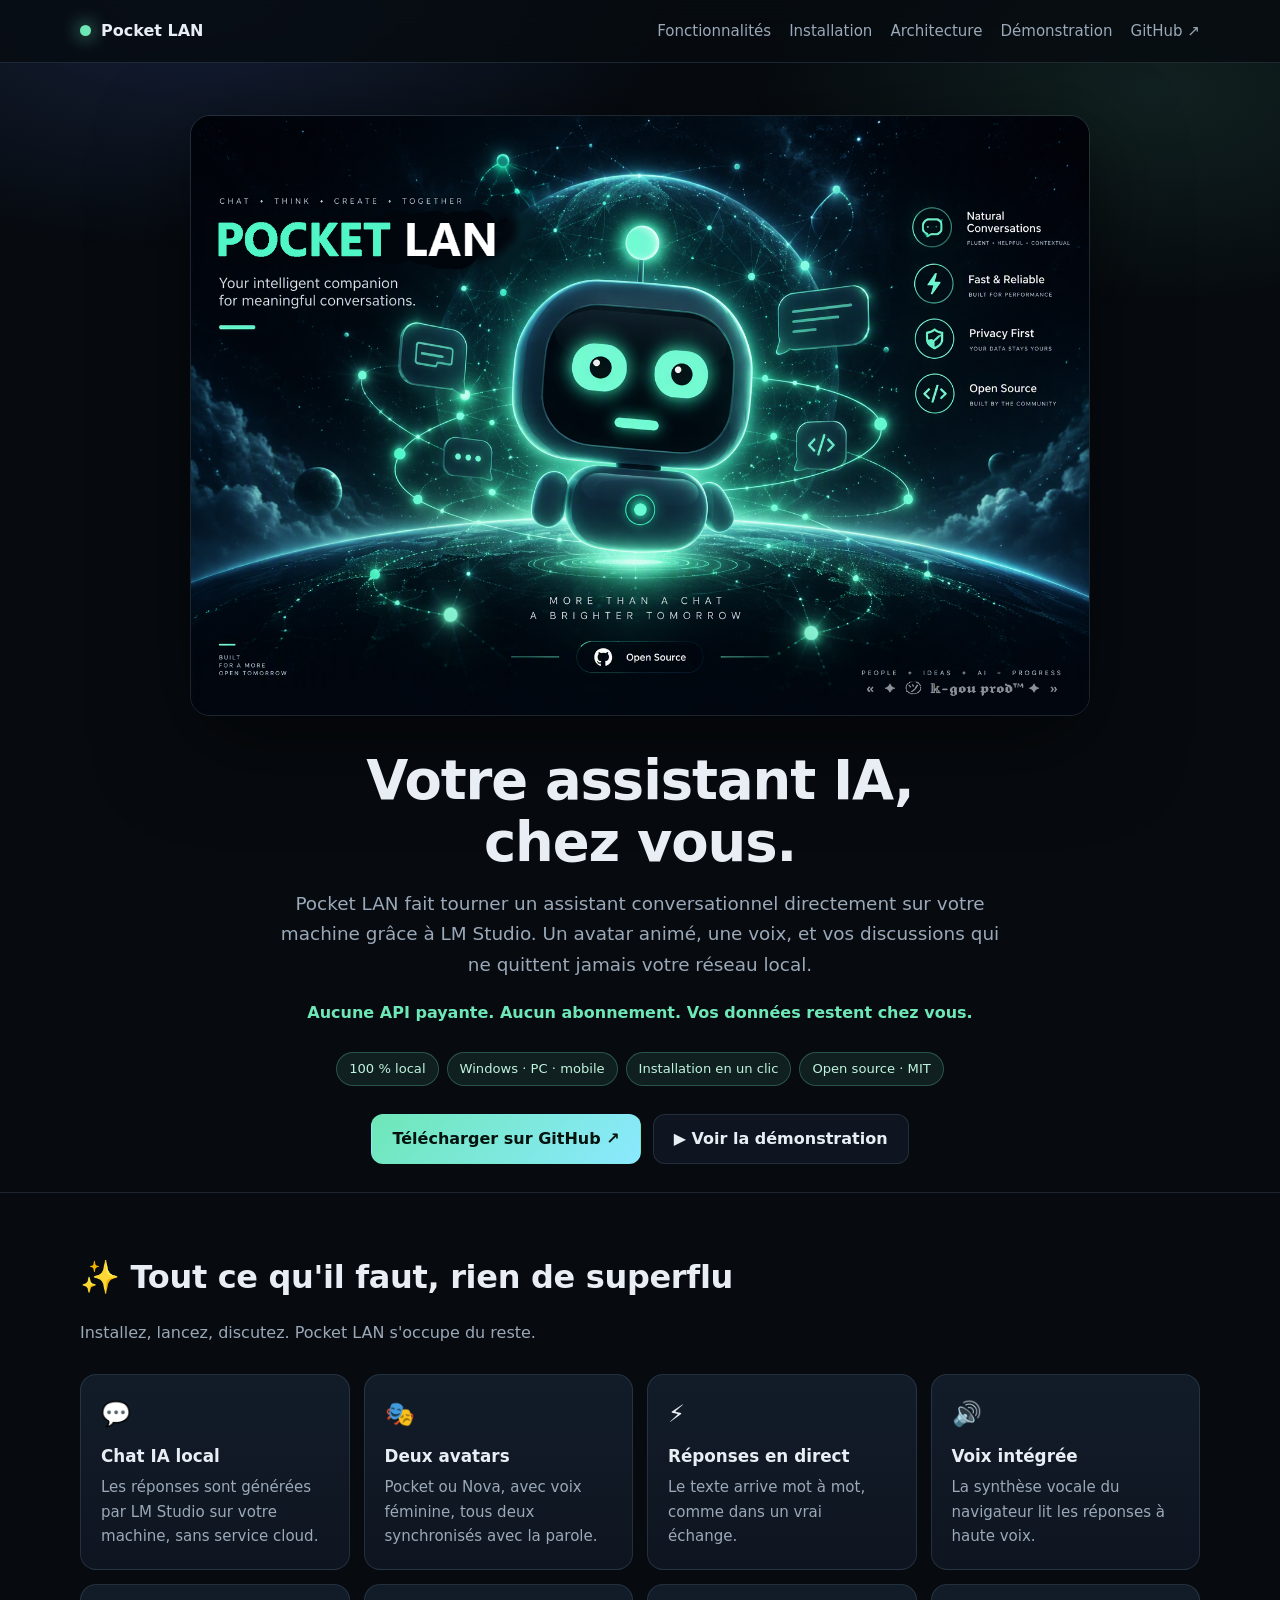
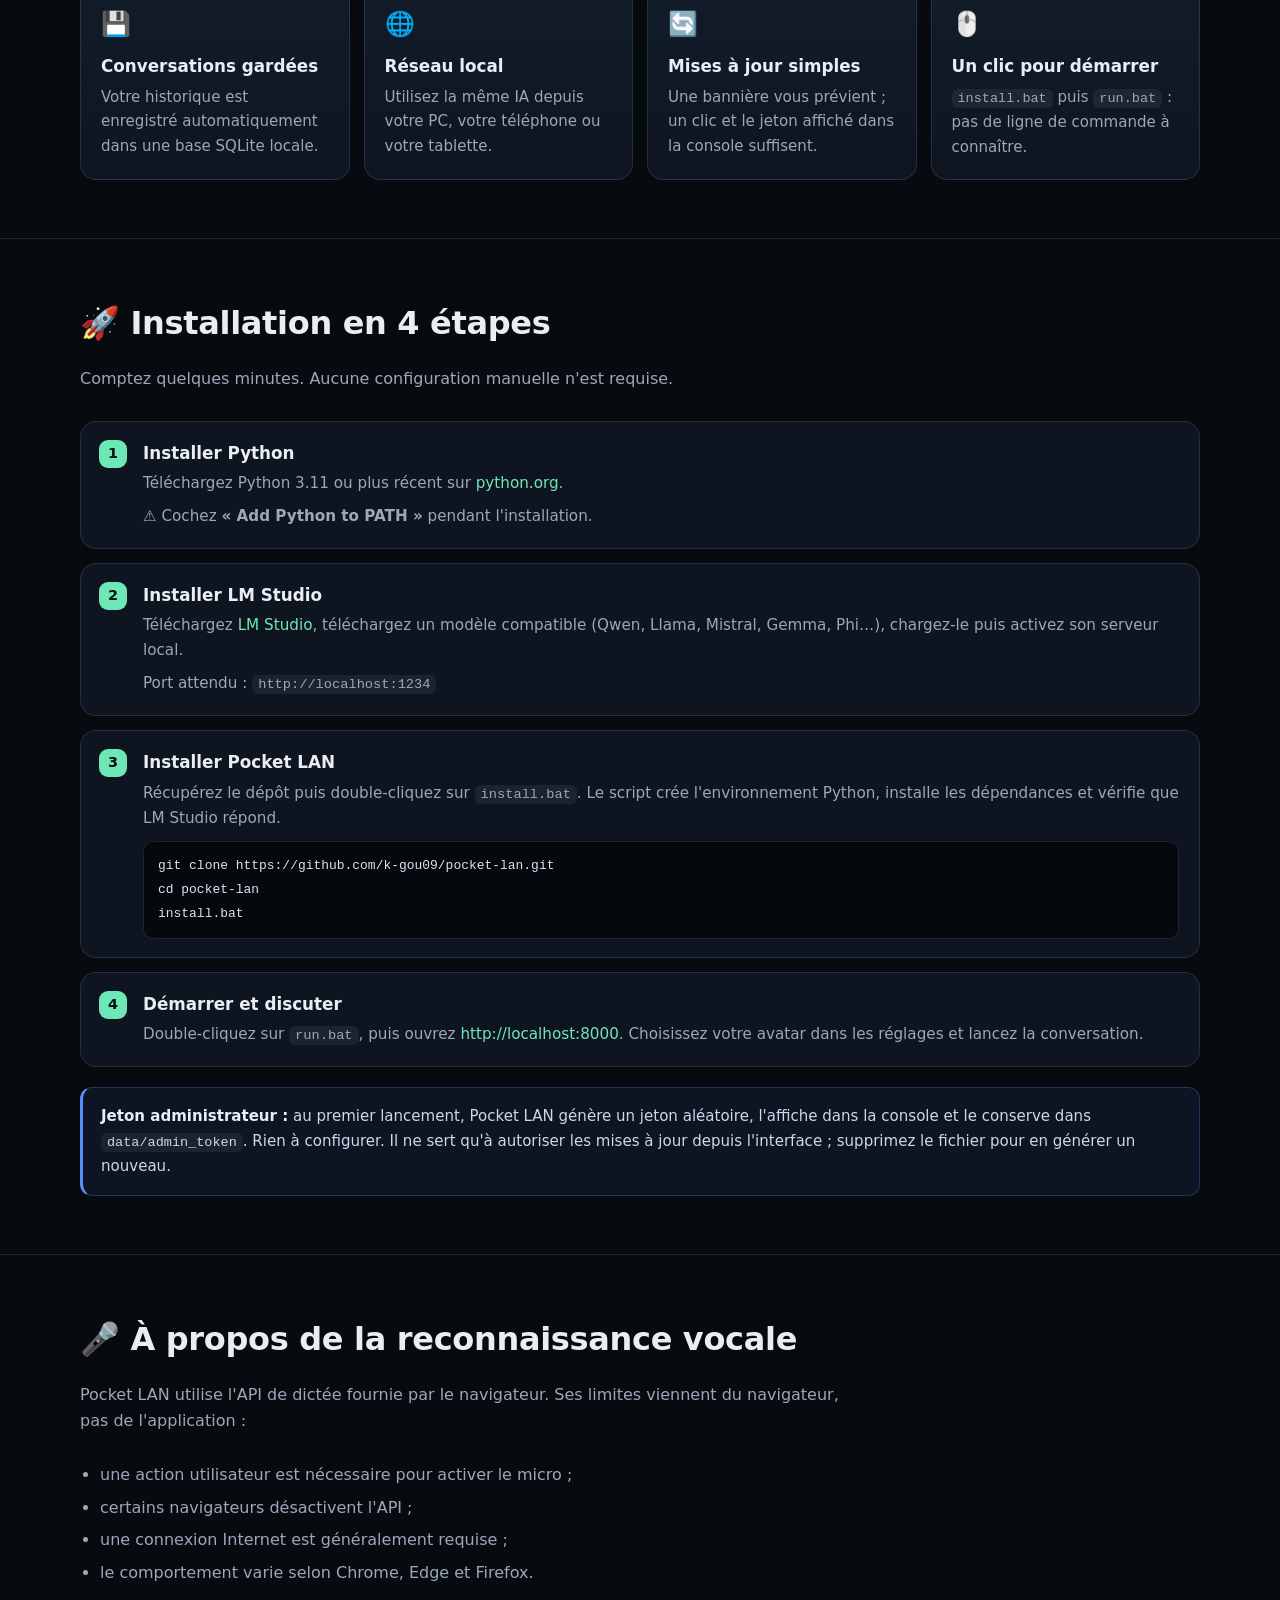
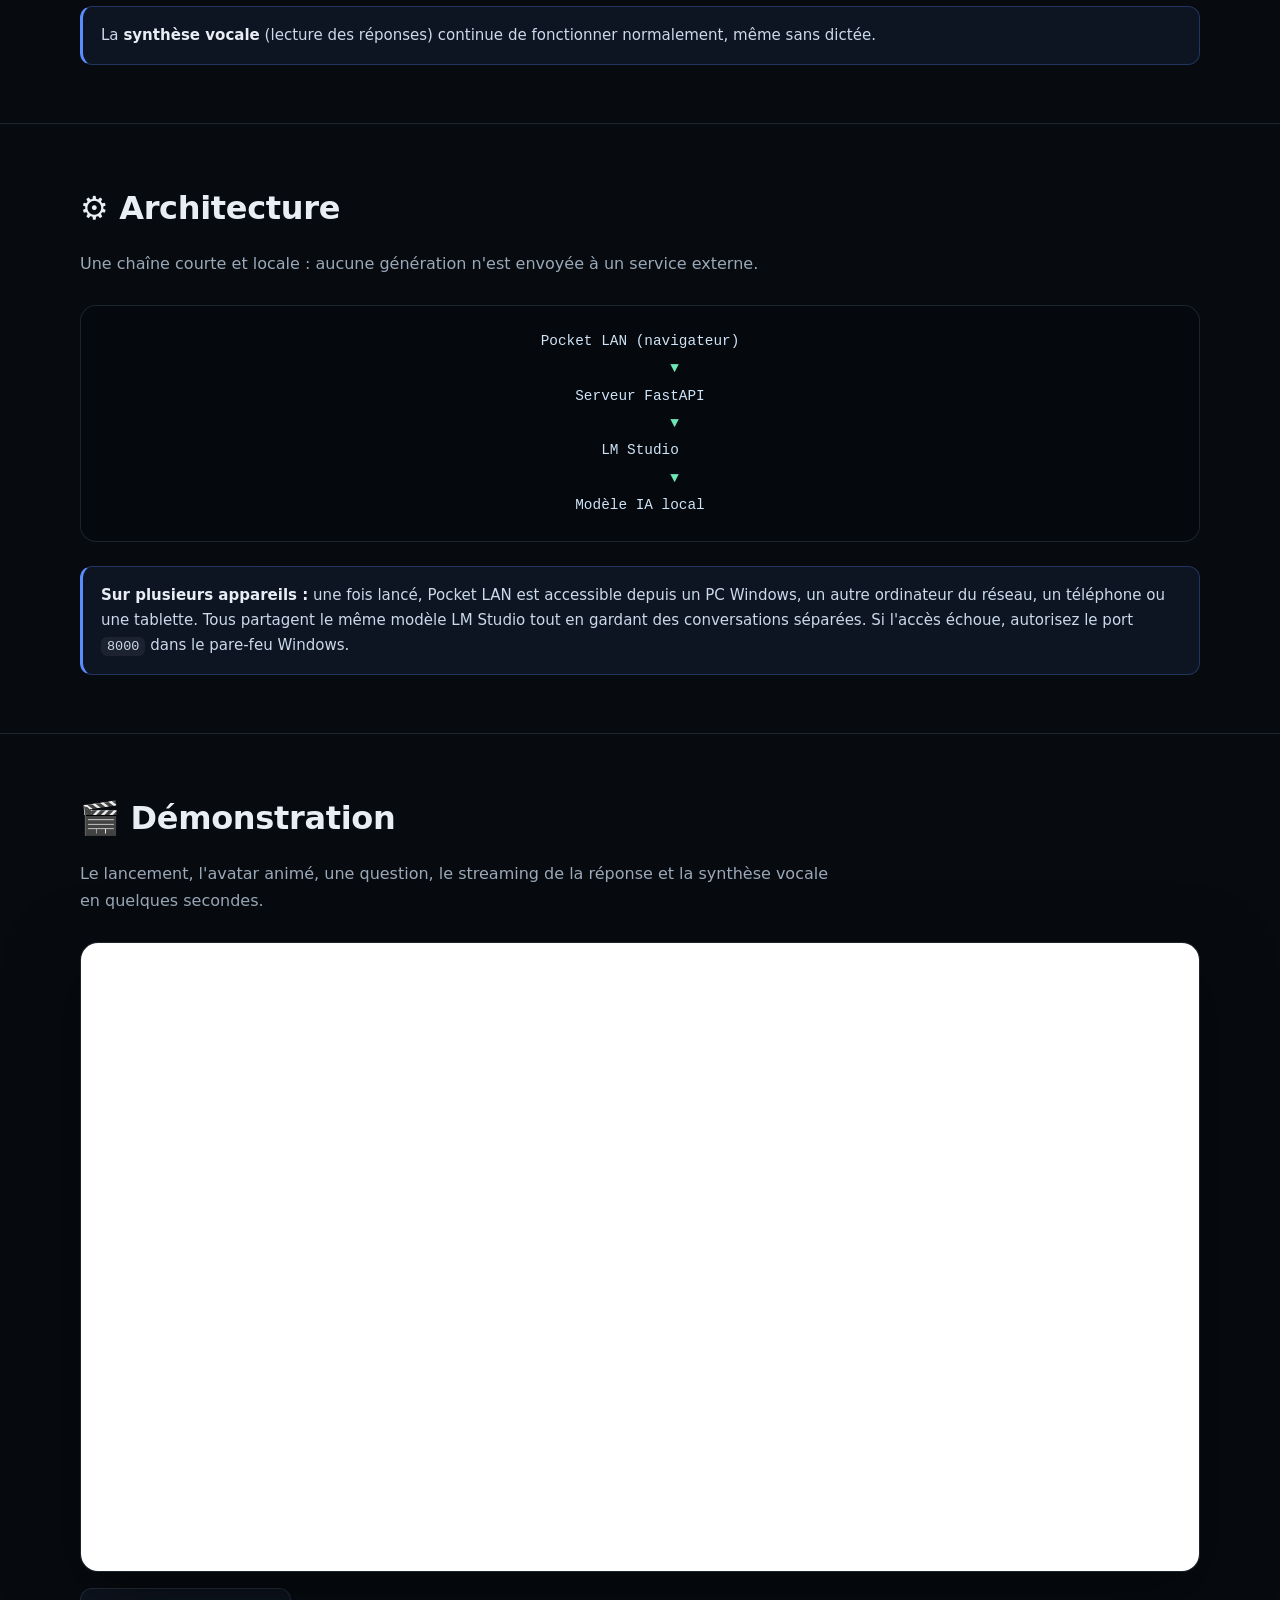
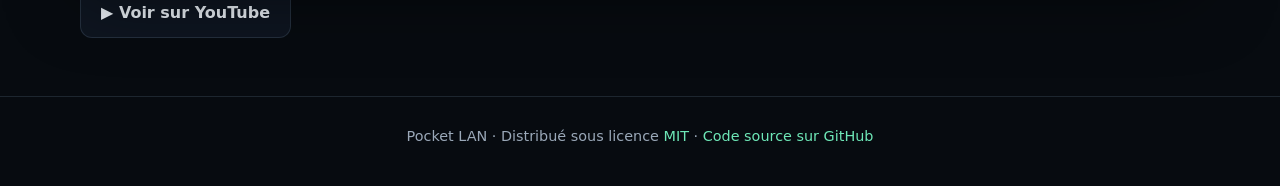
<file: docs/index.html>
<!doctype html>
<html lang="fr">
<head>
  <meta charset="utf-8" />
  <meta name="viewport" content="width=device-width, initial-scale=1" />
  <meta name="color-scheme" content="dark" />
  <meta name="description" content="Pocket LAN : assistant IA local propulsé par LM Studio, avec avatar animé, synthèse vocale et conversations privées sur votre réseau local. Aucune API payante." />
  <title>Pocket LAN — assistant IA local</title>
  <link rel="icon" href="data:image/svg+xml,%3Csvg xmlns='http://www.w3.org/2000/svg' viewBox='0 0 64 64'%3E%3Crect width='64' height='64' rx='16' fill='%23070b10'/%3E%3Ccircle cx='32' cy='32' r='18' fill='none' stroke='%236ee7b7' stroke-width='4'/%3E%3Ccircle cx='32' cy='32' r='6' fill='%235b8cff'/%3E%3C/svg%3E" />
  <style>
    :root {
      --bg: #070b10;
      --panel: #0e1520;
      --panel-2: #121c29;
      --line: rgba(150, 180, 210, 0.16);
      --text: #e8eef4;
      --muted: #9aa8b8;
      --mint: #6ee7b7;
      --blue: #5b8cff;
    }

    * { box-sizing: border-box; }

    html { scroll-behavior: smooth; }

    body {
      margin: 0;
      background: var(--bg);
      color: var(--text);
      font-family: system-ui, -apple-system, "Segoe UI", Roboto, Helvetica, Arial, sans-serif;
      line-height: 1.65;
      -webkit-font-smoothing: antialiased;
    }

    body::before {
      content: "";
      position: fixed;
      inset: 0;
      z-index: -1;
      pointer-events: none;
      background:
        radial-gradient(55% 40% at 15% 0%, rgba(91, 140, 255, 0.16), transparent 70%),
        radial-gradient(45% 35% at 90% 10%, rgba(110, 231, 183, 0.10), transparent 70%);
    }

    a { color: var(--mint); text-decoration: none; }
    a:hover { text-decoration: underline; }

    .wrap { width: min(1120px, calc(100% - 32px)); margin: 0 auto; }

    header {
      position: sticky;
      top: 0;
      z-index: 10;
      background: rgba(7, 11, 16, 0.82);
      backdrop-filter: blur(14px);
      border-bottom: 1px solid var(--line);
    }

    nav {
      display: flex;
      align-items: center;
      gap: 22px;
      min-height: 62px;
      flex-wrap: wrap;
    }

    .brand { display: flex; align-items: center; gap: 10px; font-weight: 750; color: var(--text); }
    .brand:hover { text-decoration: none; }
    .brand-dot {
      width: 11px; height: 11px; border-radius: 50%;
      background: var(--mint); box-shadow: 0 0 18px var(--mint);
    }
    nav .links { display: flex; gap: 18px; flex-wrap: wrap; margin-left: auto; }
    nav .links a { color: var(--muted); font-size: 0.94rem; }
    nav .links a:hover { color: var(--text); text-decoration: none; }

    .hero { text-align: center; padding: 52px 0 28px; }
    .hero img {
      display: block;
      width: min(100%, 900px);
      margin: 0 auto 34px;
      border: 1px solid var(--line);
      border-radius: 20px;
      box-shadow: 0 28px 90px rgba(0, 0, 0, 0.6);
    }
    h1 { font-size: clamp(2rem, 5vw, 3.4rem); line-height: 1.15; margin: 0 0 14px; letter-spacing: -0.02em; }
    .lead { max-width: 720px; margin: 0 auto 20px; color: var(--muted); font-size: clamp(1rem, 2vw, 1.15rem); }
    .promise { color: var(--mint); font-weight: 650; margin-bottom: 26px; }

    .badges { display: flex; justify-content: center; flex-wrap: wrap; gap: 8px; margin-bottom: 28px; }
    .badge {
      padding: 5px 12px; border-radius: 999px;
      background: rgba(110, 231, 183, 0.09);
      border: 1px solid rgba(110, 231, 183, 0.28);
      color: #bff4dd; font-size: 0.82rem;
    }

    .cta { display: flex; justify-content: center; flex-wrap: wrap; gap: 12px; }
    .btn {
      display: inline-flex; align-items: center; gap: 8px;
      padding: 11px 20px; border-radius: 12px;
      border: 1px solid var(--line); font-weight: 650;
      transition: transform 0.15s ease, border-color 0.15s ease, background 0.15s ease;
    }
    .btn:hover { text-decoration: none; transform: translateY(-2px); }
    .btn.primary {
      color: #04130e; border-color: transparent;
      background: linear-gradient(135deg, var(--mint), #8be9ff);
    }
    .btn.ghost { color: var(--text); background: var(--panel); }

    section { padding: 58px 0; }
    section + section { border-top: 1px solid var(--line); }
    h2 { font-size: clamp(1.5rem, 3vw, 2rem); margin: 0 0 10px; letter-spacing: -0.01em; }
    .sub { color: var(--muted); max-width: 760px; margin-bottom: 28px; }

    .grid { display: grid; grid-template-columns: repeat(auto-fit, minmax(250px, 1fr)); gap: 14px; }
    .card {
      background: linear-gradient(180deg, var(--panel-2), var(--panel));
      border: 1px solid var(--line); border-radius: 16px; padding: 20px;
    }
    .card .icon { font-size: 1.5rem; }
    .card h3 { margin: 8px 0 4px; font-size: 1.05rem; }
    .card p { margin: 0; color: var(--muted); font-size: 0.94rem; }

    .steps { display: grid; gap: 14px; counter-reset: step; }
    .step {
      position: relative; display: flex; gap: 16px;
      background: var(--panel); border: 1px solid var(--line);
      border-radius: 16px; padding: 18px 20px 18px 62px;
    }
    .step::before {
      counter-increment: step; content: counter(step);
      position: absolute; left: 18px; top: 18px;
      width: 28px; height: 28px; border-radius: 9px;
      display: grid; place-items: center; font-weight: 750; font-size: 0.9rem;
      color: #04130e; background: var(--mint);
    }
    .step h3 { margin: 0 0 4px; font-size: 1.05rem; }
    .step p { margin: 0 0 8px; color: var(--muted); font-size: 0.95rem; }
    .step p:last-child { margin-bottom: 0; }
    code, pre { font-family: ui-monospace, SFMono-Regular, Consolas, monospace; }
    code { background: rgba(255, 255, 255, 0.06); padding: 2px 6px; border-radius: 6px; font-size: 0.9em; }
    pre {
      margin: 10px 0 0; padding: 12px 14px; overflow-x: auto;
      background: #05080c; border: 1px solid var(--line); border-radius: 10px;
      color: #d7e6f5; font-size: 0.9rem;
    }
    pre code { background: none; padding: 0; }

    .note {
      margin-top: 20px; padding: 16px 18px;
      background: rgba(91, 140, 255, 0.08);
      border: 1px solid rgba(91, 140, 255, 0.28);
      border-left: 3px solid var(--blue);
      border-radius: 12px; color: #cbd9ea; font-size: 0.94rem;
    }
    .note strong { color: var(--text); }

    ul.clean { margin: 0; padding-left: 20px; color: var(--muted); }
    ul.clean li + li { margin-top: 6px; }

    .diagram {
      margin: 0; padding: 22px; text-align: center;
      background: #05080c; border: 1px solid var(--line); border-radius: 16px;
      color: #cfe3f7; line-height: 1.9;
    }
    .diagram span { color: var(--mint); }

    .video {
      position: relative; aspect-ratio: 16 / 9;
      border: 1px solid var(--line); border-radius: 18px; overflow: hidden;
      background: #05080c; box-shadow: 0 22px 70px rgba(0, 0, 0, 0.5);
    }
    .video iframe { position: absolute; inset: 0; width: 100%; height: 100%; border: 0; }
    .video-link { display: inline-block; margin-top: 16px; }

    footer { border-top: 1px solid var(--line); padding: 28px 0 40px; text-align: center; color: var(--muted); font-size: 0.9rem; }

    @media (max-width: 640px) {
      nav .links { width: 100%; margin-left: 0; gap: 12px; }
      .hero { padding-top: 32px; }
      .step { padding: 16px 16px 16px 52px; }
      .step::before { left: 14px; top: 16px; }
    }
  </style>
</head>
<body>
  <header>
    <nav class="wrap" aria-label="Navigation principale">
      <a class="brand" href="#top"><span class="brand-dot" aria-hidden="true"></span> Pocket LAN</a>
      <div class="links">
        <a href="#fonctionnalites">Fonctionnalités</a>
        <a href="#installation">Installation</a>
        <a href="#architecture">Architecture</a>
        <a href="#demo">Démonstration</a>
        <a href="https://github.com/k-gou09/pocket-lan">GitHub ↗</a>
      </div>
    </nav>
  </header>

  <main id="top">
    <section class="hero wrap">
      <img src="pre.png" alt="Interface de Pocket LAN : avatar animé à gauche, conversation à droite" width="900" />
      <h1>Votre assistant IA,<br />chez vous.</h1>
      <p class="lead">Pocket LAN fait tourner un assistant conversationnel directement sur votre machine grâce à LM Studio. Un avatar animé, une voix, et vos discussions qui ne quittent jamais votre réseau local.</p>
      <p class="promise">Aucune API payante. Aucun abonnement. Vos données restent chez vous.</p>
      <div class="badges">
        <span class="badge">100 % local</span>
        <span class="badge">Windows · PC · mobile</span>
        <span class="badge">Installation en un clic</span>
        <span class="badge">Open source · MIT</span>
      </div>
      <div class="cta">
        <a class="btn primary" href="https://github.com/k-gou09/pocket-lan">Télécharger sur GitHub ↗</a>
        <a class="btn ghost" href="#demo">▶️ Voir la démonstration</a>
      </div>
    </section>

    <section id="fonctionnalites">
      <div class="wrap">
        <h2>✨ Tout ce qu'il faut, rien de superflu</h2>
        <p class="sub">Installez, lancez, discutez. Pocket LAN s'occupe du reste.</p>
        <div class="grid">
          <div class="card"><div class="icon">💬</div><h3>Chat IA local</h3><p>Les réponses sont générées par LM Studio sur votre machine, sans service cloud.</p></div>
          <div class="card"><div class="icon">🎭</div><h3>Deux avatars</h3><p>Pocket ou Nova, avec voix féminine, tous deux synchronisés avec la parole.</p></div>
          <div class="card"><div class="icon">⚡</div><h3>Réponses en direct</h3><p>Le texte arrive mot à mot, comme dans un vrai échange.</p></div>
          <div class="card"><div class="icon">🔊</div><h3>Voix intégrée</h3><p>La synthèse vocale du navigateur lit les réponses à haute voix.</p></div>
          <div class="card"><div class="icon">💾</div><h3>Conversations gardées</h3><p>Votre historique est enregistré automatiquement dans une base SQLite locale.</p></div>
          <div class="card"><div class="icon">🌐</div><h3>Réseau local</h3><p>Utilisez la même IA depuis votre PC, votre téléphone ou votre tablette.</p></div>
          <div class="card"><div class="icon">🔄</div><h3>Mises à jour simples</h3><p>Une bannière vous prévient ; un clic et le jeton affiché dans la console suffisent.</p></div>
          <div class="card"><div class="icon">🖱️</div><h3>Un clic pour démarrer</h3><p><code>install.bat</code> puis <code>run.bat</code> : pas de ligne de commande à connaître.</p></div>
        </div>
      </div>
    </section>

    <section id="installation">
      <div class="wrap">
        <h2>🚀 Installation en 4 étapes</h2>
        <p class="sub">Comptez quelques minutes. Aucune configuration manuelle n'est requise.</p>
        <div class="steps">
          <div class="step">
            <div><h3>Installer Python</h3>
            <p>Téléchargez Python 3.11 ou plus récent sur <a href="https://www.python.org/downloads/">python.org</a>.</p>
            <p>⚠️ Cochez <strong>« Add Python to PATH »</strong> pendant l'installation.</p></div>
          </div>
          <div class="step">
            <div><h3>Installer LM Studio</h3>
            <p>Téléchargez <a href="https://lmstudio.ai/download">LM Studio</a>, téléchargez un modèle compatible (Qwen, Llama, Mistral, Gemma, Phi…), chargez-le puis activez son serveur local.</p>
            <p>Port attendu : <code>http://localhost:1234</code></p></div>
          </div>
          <div class="step">
            <div><h3>Installer Pocket LAN</h3>
            <p>Récupérez le dépôt puis double-cliquez sur <code>install.bat</code>. Le script crée l'environnement Python, installe les dépendances et vérifie que LM Studio répond.</p>
            <pre><code>git clone https://github.com/k-gou09/pocket-lan.git
cd pocket-lan
install.bat</code></pre></div>
          </div>
          <div class="step">
            <div><h3>Démarrer et discuter</h3>
            <p>Double-cliquez sur <code>run.bat</code>, puis ouvrez <a href="http://localhost:8000">http://localhost:8000</a>. Choisissez votre avatar dans les réglages et lancez la conversation.</p></div>
          </div>
        </div>
        <div class="note">
          <strong>Jeton administrateur :</strong> au premier lancement, Pocket LAN génère un jeton aléatoire, l'affiche dans la console et le conserve dans <code>data/admin_token</code>. Rien à configurer. Il ne sert qu'à autoriser les mises à jour depuis l'interface ; supprimez le fichier pour en générer un nouveau.
        </div>
      </div>
    </section>

    <section id="vocal">
      <div class="wrap">
        <h2>🎤 À propos de la reconnaissance vocale</h2>
        <p class="sub">Pocket LAN utilise l'API de dictée fournie par le navigateur. Ses limites viennent du navigateur, pas de l'application :</p>
        <ul class="clean">
          <li>une action utilisateur est nécessaire pour activer le micro ;</li>
          <li>certains navigateurs désactivent l'API ;</li>
          <li>une connexion Internet est généralement requise ;</li>
          <li>le comportement varie selon Chrome, Edge et Firefox.</li>
        </ul>
        <div class="note">La <strong>synthèse vocale</strong> (lecture des réponses) continue de fonctionner normalement, même sans dictée.</div>
      </div>
    </section>

    <section id="architecture">
      <div class="wrap">
        <h2>⚙️ Architecture</h2>
        <p class="sub">Une chaîne courte et locale : aucune génération n'est envoyée à un service externe.</p>
        <pre class="diagram" aria-label="Schéma : Pocket LAN envoie les requêtes à FastAPI, puis à LM Studio, puis au modèle IA local">Pocket LAN (navigateur)
        <span>▼</span>
Serveur FastAPI
        <span>▼</span>
LM Studio
        <span>▼</span>
Modèle IA local</pre>
        <div class="note" style="margin-top:24px">
          <strong>Sur plusieurs appareils :</strong> une fois lancé, Pocket LAN est accessible depuis un PC Windows, un autre ordinateur du réseau, un téléphone ou une tablette. Tous partagent le même modèle LM Studio tout en gardant des conversations séparées. Si l'accès échoue, autorisez le port <code>8000</code> dans le pare-feu Windows.
        </div>
      </div>
    </section>

    <section id="demo">
      <div class="wrap">
        <h2>🎬 Démonstration</h2>
        <p class="sub">Le lancement, l'avatar animé, une question, le streaming de la réponse et la synthèse vocale en quelques secondes.</p>
        <div class="video">
          <iframe src="https://www.youtube-nocookie.com/embed/j999x2k_apY" title="Démonstration de Pocket LAN" loading="lazy" allow="accelerometer; autoplay; clipboard-write; encrypted-media; gyroscope; picture-in-picture" allowfullscreen></iframe>
        </div>
        <a class="btn ghost video-link" href="https://youtu.be/j999x2k_apY">▶️ Voir sur YouTube</a>
      </div>
    </section>
  </main>

  <footer>
    <div class="wrap">Pocket LAN · Distribué sous licence <a href="https://github.com/k-gou09/pocket-lan/blob/main/LICENSE">MIT</a> · <a href="https://github.com/k-gou09/pocket-lan">Code source sur GitHub</a></div>
  </footer>
</body>
</html>
</file>
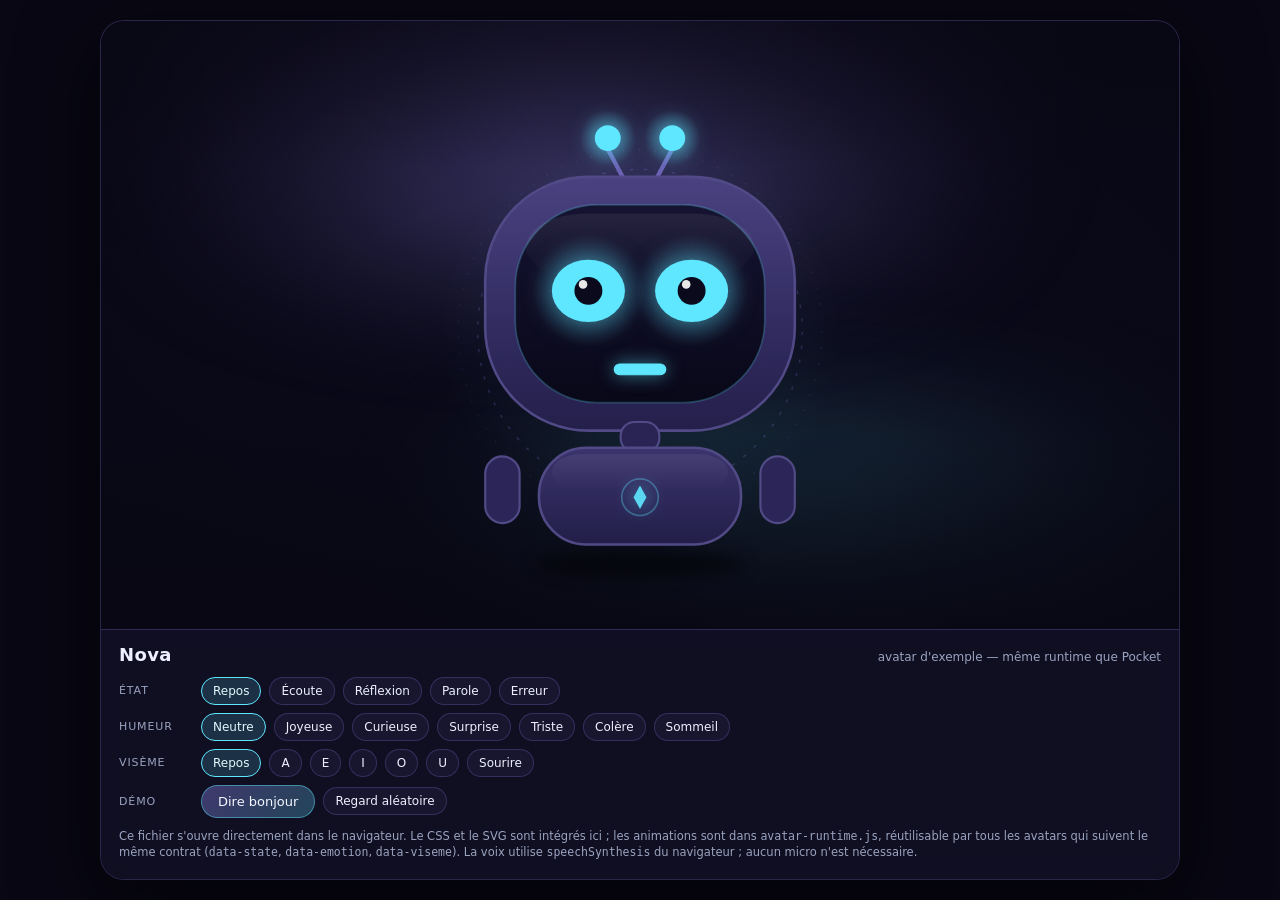
<file: avatar/nova.html>
<!doctype html>
<html lang="fr">
<head>
  <meta charset="utf-8" />
  <meta name="viewport" content="width=device-width, initial-scale=1" />
  <meta name="color-scheme" content="dark" />
  <title>Nova — avatar d'exemple</title>
  <style>
    /* =====================================================================
       Nova — avatar d'exemple autonome.
       Tout le HTML et tout le CSS sont dans ce seul fichier.
       Le JS commun est dans ./avatar-runtime.js
       ===================================================================== */

    :root {
      --accent: #9b8cff;
      --accent-2: #5ee7ff;
      --accent-soft: rgba(155, 140, 255, 0.35);
      --ink: #eef0ff;
      --muted: #9aa3c0;
      --panel: rgba(18, 17, 38, 0.78);
      --line: rgba(155, 140, 255, 0.22);
      --bg: #080713;
    }

    * { box-sizing: border-box; }

    html, body {
      margin: 0;
      min-height: 100%;
      background: var(--bg);
      color: var(--ink);
      font-family: system-ui, -apple-system, "Segoe UI", Roboto, sans-serif;
    }

    body {
      display: flex;
      align-items: center;
      justify-content: center;
      min-height: 100vh;
      padding: 18px;
    }

    .avatar-screen {
      position: relative;
      display: flex;
      flex-direction: column;
      width: min(1080px, 100%);
      min-height: min(860px, calc(100vh - 36px));
      overflow: hidden;
      border: 1px solid var(--line);
      border-radius: 24px;
      background: #0a0918;
      box-shadow: 0 24px 80px rgba(0, 0, 0, 0.55);
      isolation: isolate;
    }

    .avatar-scene {
      position: relative;
      flex: 1 1 auto;
      display: flex;
      flex-direction: column;
      align-items: center;
      justify-content: center;
      min-height: 430px;
      padding: 12px 18px 0;
      overflow: hidden;
    }

    .avatar-scene::before,
    .avatar-scene::after {
      content: "";
      position: absolute;
      border-radius: 50%;
      filter: blur(62px);
      pointer-events: none;
      z-index: 0;
    }

    .avatar-scene::before {
      width: 120%;
      height: 66%;
      top: -22%;
      left: -16%;
      background: radial-gradient(circle at 50% 50%, rgba(155, 140, 255, 0.36), transparent 68%);
      animation: nvAuroraA 18s ease-in-out infinite alternate;
    }

    .avatar-scene::after {
      width: 110%;
      height: 60%;
      bottom: -24%;
      right: -22%;
      background: radial-gradient(circle at 50% 50%, rgba(94, 231, 255, 0.24), transparent 70%);
      animation: nvAuroraB 22s ease-in-out infinite alternate;
    }

    .avatar-veil {
      position: absolute;
      inset: 0;
      z-index: 1;
      pointer-events: none;
      background:
        radial-gradient(68% 50% at 50% 46%, transparent 40%, rgba(8, 7, 19, 0.62) 100%),
        linear-gradient(180deg, rgba(8, 7, 19, 0.5), transparent 24%, transparent 68%, rgba(8, 7, 19, 0.88));
    }

    .avatar-stage-wrap {
      position: relative;
      z-index: 2;
      flex: 1 1 auto;
      display: flex;
      align-items: center;
      justify-content: center;
      width: 100%;
      min-height: 0;
    }

    .avatar-stage {
      position: relative;
      z-index: 2;
      width: min(100%, 430px);
      aspect-ratio: 400 / 470;
      max-height: 100%;
      margin: 0 auto;
      --gaze-x: 0px;
      --gaze-y: 0px;
      --jaw: 0;
    }

    .av-svg {
      display: block;
      width: 100%;
      height: 100%;
      overflow: visible;
    }

    /* ---------- Matières ---------- */

    .av-halo {
      fill: url(#nvHaloGrad);
      opacity: 0.68;
      transition: opacity 0.6s ease;
    }

    .av-ring {
      fill: none;
      stroke: rgba(155, 140, 255, 0.2);
      stroke-width: 1.4;
      transform-box: view-box;
      transform-origin: 200px 236px;
      transition: stroke 0.4s ease, opacity 0.4s ease;
    }

    .av-ring-1 { stroke-dasharray: 3 10; animation: nvSpin 44s linear infinite; }
    .av-ring-2 { stroke-dasharray: 1 14; opacity: 0.72; animation: nvSpin 62s linear infinite reverse; }
    .av-shadow { fill: rgba(0, 0, 0, 0.5); filter: blur(7px); }

    .av-head { fill: url(#nvHeadGrad); }
    .av-head-edge { fill: none; stroke: #514a86; stroke-width: 2.4; }
    .av-visor { fill: url(#nvVisorGrad); stroke: rgba(94, 231, 255, 0.22); stroke-width: 1.6; }
    .av-visor-sheen { fill: url(#nvSheenGrad); opacity: 0.6; }

    .av-antenna { stroke: #6b62b5; stroke-width: 4; stroke-linecap: round; }
    .av-antenna-ball {
      fill: var(--accent-2);
      filter: drop-shadow(0 0 12px rgba(94, 231, 255, 0.8));
      transform-box: fill-box;
      transform-origin: center;
      animation: nvAntenna 3.2s ease-in-out infinite;
    }
    .av-antenna-glow { fill: url(#nvEyeGlow); opacity: 0.75; transition: opacity 0.4s ease; }

    .av-neck { fill: #292453; stroke: #514a86; stroke-width: 2; }
    .av-torso { fill: url(#nvTorsoGrad); stroke: #514a86; stroke-width: 2.4; }
    .av-torso-sheen { fill: url(#nvSheenGrad); opacity: 0.5; }
    .av-arm { fill: #2b2657; stroke: #514a86; stroke-width: 2; }

    .av-chest-ring {
      fill: none;
      stroke: var(--accent-2);
      stroke-width: 1.6;
      opacity: 0.32;
      transform-box: fill-box;
      transform-origin: center;
    }

    .av-chest {
      fill: var(--accent-2);
      opacity: 0.92;
      filter: drop-shadow(0 0 9px rgba(94, 231, 255, 0.75));
      transform-box: fill-box;
      transform-origin: center;
    }

    .av-body { transform-box: view-box; transform-origin: 200px 420px; }
    .av-head-group {
      transform-box: view-box;
      transform-origin: 200px 330px;
      transition: transform 0.55s cubic-bezier(0.22, 0.8, 0.24, 1);
    }

    /* ---------- Yeux ---------- */

    .av-eye-glow { fill: url(#nvEyeGlow); opacity: 0.55; transition: opacity 0.4s ease; }

    .av-eye .av-lens {
      fill: var(--accent-2);
      filter: drop-shadow(0 0 13px rgba(94, 231, 255, 0.55));
      transform-box: fill-box;
      transform-origin: center;
      transition: transform 0.16s ease, fill 0.35s ease;
    }

    .av-pupil { transform: translate(var(--gaze-x), var(--gaze-y)); transition: transform 0.5s cubic-bezier(0.2, 0.75, 0.25, 1); }
    .av-pupil-core { fill: #0a0a1c; transition: transform 0.3s ease; transform-box: fill-box; transform-origin: center; }
    .av-glint { fill: #ffffff; opacity: 0.9; }

    .av-eyes-happy { opacity: 0; transition: opacity 0.25s ease; }
    .av-eyes-happy path {
      fill: none;
      stroke: var(--accent-2);
      stroke-width: 10;
      stroke-linecap: round;
      filter: drop-shadow(0 0 10px rgba(94, 231, 255, 0.6));
    }

    .av-think { opacity: 0; transition: opacity 0.3s ease; }
    .av-think circle { fill: var(--accent); opacity: 0.9; transform-box: fill-box; transform-origin: center; }

    /* ---------- Bouche / visèmes ---------- */

    .av-mouths { transform-box: view-box; transform-origin: 200px 268px; }

    .av-mouth {
      fill: var(--accent-2);
      opacity: 0;
      transform-box: fill-box;
      transform-origin: center;
      transition: opacity 0.07s linear, transform 0.09s ease-out;
      filter: drop-shadow(0 0 8px rgba(94, 231, 255, 0.55));
    }

    .av-mouth-rest,
    .av-mouth-smile,
    .av-mouth-frown { stroke: var(--accent-2); stroke-linecap: round; }
    .av-mouth-smile,
    .av-mouth-frown { fill: none; stroke-width: 9; }

    .avatar-stage[data-viseme="rest"] .av-mouth-rest { opacity: 1; }
    .avatar-stage[data-viseme="a"] .av-mouth-a { opacity: 1; transform: scale(calc(0.9 + 0.1 * var(--jaw)), calc(0.74 + 0.26 * var(--jaw))); }
    .avatar-stage[data-viseme="e"] .av-mouth-e { opacity: 1; transform: scale(calc(0.92 + 0.08 * var(--jaw)), calc(0.72 + 0.28 * var(--jaw))); }
    .avatar-stage[data-viseme="i"] .av-mouth-i { opacity: 1; transform: scale(calc(0.86 + 0.14 * var(--jaw)), calc(0.76 + 0.24 * var(--jaw))); }
    .avatar-stage[data-viseme="o"] .av-mouth-o { opacity: 1; transform: scale(calc(0.74 + 0.26 * var(--jaw)), calc(0.74 + 0.26 * var(--jaw))); }
    .avatar-stage[data-viseme="u"] .av-mouth-u { opacity: 1; transform: scale(calc(0.7 + 0.3 * var(--jaw)), calc(0.7 + 0.3 * var(--jaw))); }
    .avatar-stage[data-viseme="smile"] .av-mouth-smile { opacity: 1; }

    /* ---------- Émotions ---------- */

    .avatar-stage[data-emotion="happy"] .av-eyes { opacity: 0; }
    .avatar-stage[data-emotion="happy"] .av-eyes-happy { opacity: 1; }

    .avatar-stage[data-emotion="happy"][data-viseme="rest"] .av-mouth-rest,
    .avatar-stage[data-emotion="sad"][data-viseme="rest"] .av-mouth-rest,
    .avatar-stage[data-emotion="angry"][data-viseme="rest"] .av-mouth-rest { opacity: 0; }

    .avatar-stage[data-emotion="happy"][data-viseme="rest"] .av-mouth-smile { opacity: 1; }
    .avatar-stage[data-emotion="sad"][data-viseme="rest"] .av-mouth-frown,
    .avatar-stage[data-emotion="angry"][data-viseme="rest"] .av-mouth-frown { opacity: 1; }

    .avatar-stage[data-emotion="sad"] .av-eye-glow { opacity: 0.28; }
    .avatar-stage[data-emotion="sad"] .av-lens { transform: scaleY(0.62); }
    .avatar-stage[data-emotion="sad"] .av-head-group { transform: rotate(-1.5deg) translateY(3px); }

    .avatar-stage[data-emotion="surprised"] .av-lens { transform: scale(1.08); }
    .avatar-stage[data-emotion="surprised"] .av-pupil-core { transform: scale(0.62); }
    .avatar-stage[data-emotion="surprised"][data-viseme="rest"] .av-mouth-rest { opacity: 0; }
    .avatar-stage[data-emotion="surprised"][data-viseme="rest"] .av-mouth-o { opacity: 1; transform: scale(0.8); }

    .avatar-stage[data-emotion="curious"] .av-head-group { transform: rotate(-4.5deg); }
    .avatar-stage[data-emotion="curious"] .av-eye-left .av-lens { transform: scale(1.07); }
    .avatar-stage[data-emotion="curious"][data-viseme="rest"] .av-mouth-rest { opacity: 0; }
    .avatar-stage[data-emotion="curious"][data-viseme="rest"] .av-mouth-u { opacity: 1; transform: scale(0.85); }

    .avatar-stage[data-emotion="angry"] .av-eye-glow { fill: none; opacity: 0; }
    .avatar-stage[data-emotion="angry"] .av-lens { fill: #ff9d8a; filter: drop-shadow(0 0 12px rgba(255, 123, 123, 0.6)); }
    .avatar-stage[data-emotion="angry"] .av-eye-left .av-lens { transform: rotate(7deg) scaleY(0.78); }
    .avatar-stage[data-emotion="angry"] .av-eye-right .av-lens { transform: rotate(-7deg) scaleY(0.78); }
    .avatar-stage[data-emotion="angry"] .av-mouth-frown { stroke: #ff9d8a; }

    .avatar-stage[data-emotion="sleepy"] .av-lens { transform: scaleY(0.3); }
    .avatar-stage[data-emotion="sleepy"] .av-pupil { opacity: 0.5; }
    .avatar-stage[data-emotion="sleepy"] .av-antenna-ball { animation-duration: 6.5s; }

    /* ---------- États ---------- */

    .avatar-stage[data-state="idle"] .av-halo { opacity: 0.5; }
    .avatar-stage[data-state="idle"] .av-body { animation: nvBob 7.2s ease-in-out infinite; }

    .avatar-stage[data-state="listening"] .av-eye-glow { opacity: 0.95; }
    .avatar-stage[data-state="listening"] .av-ring-1 { animation: nvRipple 2.6s ease-out infinite; }
    .avatar-stage[data-state="listening"] .av-ring-2 { animation: nvRipple 2.6s ease-out 1.3s infinite; }
    .avatar-stage[data-state="listening"] .av-chest-ring { opacity: 0.85; animation: nvChest 1.3s ease-in-out infinite; }
    .avatar-stage[data-state="listening"] .av-body { animation: nvBob 4.2s ease-in-out infinite; }

    .avatar-stage[data-state="thinking"] .av-think { opacity: 1; }
    .avatar-stage[data-state="thinking"] .av-think circle { animation: nvDot 1.1s ease-in-out infinite; }
    .avatar-stage[data-state="thinking"] .av-think circle:nth-child(2) { animation-delay: 0.16s; }
    .avatar-stage[data-state="thinking"] .av-think circle:nth-child(3) { animation-delay: 0.32s; }
    .avatar-stage[data-state="thinking"] .av-head-group { animation: nvThink 6s ease-in-out infinite; }
    .avatar-stage[data-state="thinking"] .av-ring-1 { animation: nvSpin 14s linear infinite; }
    .avatar-stage[data-state="thinking"] .av-chest { animation: nvChest 1s ease-in-out infinite; }

    .avatar-stage[data-state="speaking"] .av-halo { opacity: 1; }
    .avatar-stage[data-state="speaking"] .av-body { animation: nvSpeakBob 1.5s ease-in-out infinite; }
    .avatar-stage[data-state="speaking"] .av-ring-1 { animation: nvSpin 22s linear infinite; stroke: rgba(94, 231, 255, 0.3); }
    .avatar-stage[data-state="speaking"] .av-chest-ring { opacity: 0.78; }

    .avatar-stage[data-state="error"] .av-halo { fill: none; opacity: 0; }
    .avatar-stage[data-state="error"] .av-eye-glow { fill: none; opacity: 0; }
    .avatar-stage[data-state="error"] .av-lens { fill: #ff9d8a; filter: drop-shadow(0 0 12px rgba(255, 123, 123, 0.65)); }
    .avatar-stage[data-state="error"] .av-chest,
    .avatar-stage[data-state="error"] .av-antenna-ball { fill: #ff7b7b; filter: drop-shadow(0 0 12px rgba(255, 123, 123, 0.8)); }
    .avatar-stage[data-state="error"] .av-head-group { animation: nvShake 0.6s ease-in-out 2; }
    .avatar-stage[data-state="error"] .av-mouth-rest { opacity: 0; }
    .avatar-stage[data-state="error"] .av-mouth-frown { opacity: 1; stroke: #ff9d8a; }

    /* Clignement en dernier pour primer sur les humeurs. */
    .avatar-stage.is-blinking .av-lens,
    .avatar-stage.is-blinking .av-eye .av-lens { transform: scaleY(0.06); transition: transform 0.09s ease-in; }
    .avatar-stage.is-blinking .av-eyes-happy { opacity: 0; }
    .avatar-stage.is-blinking .av-pupil,
    .avatar-stage.is-blinking .av-glint { opacity: 0; }

    /* ---------- HUD ---------- */

    .avatar-hud {
      position: relative;
      z-index: 3;
      padding: 14px 18px 18px;
      border-top: 1px solid var(--line);
      background: var(--panel);
      backdrop-filter: blur(12px);
    }

    .avatar-title {
      display: flex;
      align-items: baseline;
      justify-content: space-between;
      gap: 12px;
      margin-bottom: 12px;
    }

    .avatar-title h1 { margin: 0; font-size: 18px; letter-spacing: 0.02em; }
    .avatar-title span { color: var(--muted); font-size: 12px; }

    .row {
      display: flex;
      flex-wrap: wrap;
      align-items: center;
      gap: 8px;
      margin: 8px 0;
    }

    .row-label {
      width: 74px;
      flex: 0 0 auto;
      color: var(--muted);
      font-size: 11px;
      text-transform: uppercase;
      letter-spacing: 0.08em;
    }

    .chip {
      appearance: none;
      border: 1px solid var(--line);
      border-radius: 999px;
      background: rgba(155, 140, 255, 0.06);
      color: var(--ink);
      font: inherit;
      font-size: 12px;
      padding: 6px 11px;
      cursor: pointer;
      transition: background 0.18s ease, border-color 0.18s ease, transform 0.12s ease;
    }

    .chip:hover { background: rgba(155, 140, 255, 0.14); }
    .chip:active { transform: scale(0.96); }
    .chip.is-active { border-color: var(--accent-2); background: rgba(94, 231, 255, 0.16); color: #dffaff; }

    .speak-btn {
      appearance: none;
      border: 1px solid rgba(94, 231, 255, 0.45);
      border-radius: 999px;
      background: linear-gradient(135deg, rgba(155, 140, 255, 0.35), rgba(94, 231, 255, 0.25));
      color: #f4f7ff;
      font: inherit;
      font-size: 13px;
      padding: 8px 16px;
      cursor: pointer;
    }

    .speak-btn:disabled { opacity: 0.5; cursor: default; }
    .hint { margin: 10px 0 0; color: var(--muted); font-size: 11.5px; line-height: 1.45; }

    .avatar-screen [hidden] { display: none !important; }

    /* ---------- Animations ---------- */

    @keyframes nvBob {
      0%, 100% { transform: translateY(0); }
      50% { transform: translateY(-7px); }
    }

    @keyframes nvSpeakBob {
      0%, 100% { transform: translateY(0) rotate(0deg); }
      30% { transform: translateY(-3px) rotate(-0.4deg); }
      70% { transform: translateY(-1px) rotate(0.4deg); }
    }

    @keyframes nvThink {
      0%, 100% { transform: rotate(-1.2deg); }
      50% { transform: rotate(1.6deg) translateY(-2px); }
    }

    @keyframes nvShake {
      0%, 100% { transform: translateX(0) rotate(0deg); }
      25% { transform: translateX(-5px) rotate(-1deg); }
      75% { transform: translateX(5px) rotate(1deg); }
    }

    @keyframes nvAntenna {
      0%, 100% { transform: scale(1); opacity: 0.92; }
      50% { transform: scale(1.14); opacity: 1; }
    }

    @keyframes nvChest {
      0%, 100% { transform: scale(1); opacity: 0.6; }
      50% { transform: scale(1.22); opacity: 1; }
    }

    @keyframes nvRipple {
      0% { transform: scale(0.94); opacity: 0; }
      25% { opacity: 0.75; }
      100% { transform: scale(1.14); opacity: 0; }
    }

    @keyframes nvSpin { to { transform: rotate(360deg); } }

    @keyframes nvDot {
      0%, 100% { transform: translateY(0); opacity: 0.45; }
      50% { transform: translateY(-5px); opacity: 1; }
    }

    @keyframes nvAuroraA {
      from { transform: translate3d(0, 0, 0) scale(1); }
      to { transform: translate3d(6%, 4%, 0) scale(1.08); }
    }

    @keyframes nvAuroraB {
      from { transform: translate3d(0, 0, 0) scale(1.05); }
      to { transform: translate3d(-5%, -4%, 0) scale(1); }
    }

    @media (prefers-reduced-motion: reduce) {
      .avatar-scene::before,
      .avatar-scene::after,
      .avatar-stage .av-body,
      .avatar-stage .av-head-group,
      .avatar-stage .av-ring,
      .avatar-stage .av-antenna-ball,
      .avatar-stage .av-chest,
      .avatar-stage .av-chest-ring,
      .avatar-stage .av-think circle { animation: none !important; }
      .avatar-stage .av-pupil { transition: none; }
    }

    /* Mode integre dans Pocket LAN (?embed=1) : uniquement l'avatar, sans HUD. */
    body.is-embed { padding: 0; background: transparent; overflow: hidden; }
    body.is-embed .avatar-screen {
      width: 100%;
      height: 100%;
      min-height: 0;
      border: 0;
      border-radius: 0;
      background: transparent;
      box-shadow: none;
    }
    body.is-embed .avatar-scene { min-height: 0; padding: 0; }
    body.is-embed .avatar-veil,
    body.is-embed .avatar-hud { display: none; }
  </style>
</head>
<body>
  <div class="avatar-screen">
    <div class="avatar-scene">
      <div class="avatar-veil"></div>
      <div class="avatar-stage-wrap">
        <div id="novaStage" class="avatar-stage" aria-hidden="true">
          <svg class="av-svg" viewBox="0 0 400 470" focusable="false">
            <defs>
              <radialGradient id="nvEyeGlow" cx="50%" cy="50%" r="50%">
                <stop offset="0%" stop-color="#5ee7ff" stop-opacity="0.55" />
                <stop offset="100%" stop-color="#5ee7ff" stop-opacity="0" />
              </radialGradient>
              <radialGradient id="nvHaloGrad" cx="50%" cy="50%" r="50%">
                <stop offset="0%" stop-color="#9b8cff" stop-opacity="0.2" />
                <stop offset="55%" stop-color="#5ee7ff" stop-opacity="0.07" />
                <stop offset="100%" stop-color="#5ee7ff" stop-opacity="0" />
              </radialGradient>
              <linearGradient id="nvVisorGrad" x1="0" y1="0" x2="0" y2="1">
                <stop offset="0%" stop-color="#151331" />
                <stop offset="100%" stop-color="#090818" />
              </linearGradient>
              <linearGradient id="nvHeadGrad" x1="0" y1="0" x2="0" y2="1">
                <stop offset="0%" stop-color="#4a4280" />
                <stop offset="55%" stop-color="#332d63" />
                <stop offset="100%" stop-color="#241f4a" />
              </linearGradient>
              <linearGradient id="nvTorsoGrad" x1="0" y1="0" x2="0" y2="1">
                <stop offset="0%" stop-color="#3b346d" />
                <stop offset="100%" stop-color="#221e48" />
              </linearGradient>
              <linearGradient id="nvSheenGrad" x1="0" y1="0" x2="0" y2="1">
                <stop offset="0%" stop-color="#ffffff" stop-opacity="0.12" />
                <stop offset="100%" stop-color="#ffffff" stop-opacity="0" />
              </linearGradient>
            </defs>

            <circle class="av-halo" cx="200" cy="236" r="188" />
            <g class="av-rings">
              <circle class="av-ring av-ring-1" cx="200" cy="236" r="151" />
              <circle class="av-ring av-ring-2" cx="200" cy="236" r="169" />
            </g>
            <ellipse class="av-shadow" cx="200" cy="452" rx="98" ry="12" />

            <g class="av-body">
              <g class="av-head-group">
                <path class="av-antenna" d="M186 96 L170 66 M214 96 L230 66" />
                <circle class="av-antenna-glow" cx="170" cy="56" r="26" />
                <circle class="av-antenna-glow" cx="230" cy="56" r="26" />
                <circle class="av-antenna-ball" cx="170" cy="56" r="12" />
                <circle class="av-antenna-ball" cx="230" cy="56" r="12" />

                <rect class="av-head" x="56" y="92" width="288" height="236" rx="96" />
                <rect class="av-head-edge" x="56" y="92" width="288" height="236" rx="96" />
                <rect class="av-visor" x="84" y="118" width="232" height="184" rx="76" />
                <rect class="av-visor-sheen" x="94" y="126" width="212" height="62" rx="56" />

                <g class="av-eyes">
                  <circle class="av-eye-glow" cx="152" cy="198" r="52" />
                  <circle class="av-eye-glow" cx="248" cy="198" r="52" />
                  <g class="av-eye av-eye-left">
                    <ellipse class="av-lens" cx="152" cy="198" rx="34" ry="29" />
                    <g class="av-pupil">
                      <circle class="av-pupil-core" cx="152" cy="198" r="13" />
                      <circle class="av-glint" cx="147" cy="192" r="4" />
                    </g>
                  </g>
                  <g class="av-eye av-eye-right">
                    <ellipse class="av-lens" cx="248" cy="198" rx="34" ry="29" />
                    <g class="av-pupil">
                      <circle class="av-pupil-core" cx="248" cy="198" r="13" />
                      <circle class="av-glint" cx="243" cy="192" r="4" />
                    </g>
                  </g>
                </g>

                <g class="av-eyes-happy">
                  <path d="M120 206 q32 -28 64 0" />
                  <path d="M216 206 q32 -28 64 0" />
                </g>

                <g class="av-mouths">
                  <rect class="av-mouth av-mouth-rest" x="176" y="266" width="48" height="10" rx="5" />
                  <path class="av-mouth av-mouth-smile" d="M162 258 q38 30 76 0" />
                  <path class="av-mouth av-mouth-frown" d="M166 282 q34 -26 68 0" />
                  <ellipse class="av-mouth av-mouth-a" cx="200" cy="267" rx="29" ry="22" />
                  <rect class="av-mouth av-mouth-e" x="160" y="253" width="80" height="30" rx="15" />
                  <rect class="av-mouth av-mouth-i" x="184" y="245" width="32" height="47" rx="15" />
                  <circle class="av-mouth av-mouth-o" cx="200" cy="269" r="22" />
                  <circle class="av-mouth av-mouth-u" cx="200" cy="270" r="14" />
                </g>

                <g class="av-think">
                  <circle cx="312" cy="90" r="6" />
                  <circle cx="334" cy="72" r="7" />
                  <circle cx="356" cy="88" r="8" />
                </g>
              </g>

              <rect class="av-neck" x="182" y="320" width="36" height="28" rx="13" />
              <rect class="av-torso" x="106" y="344" width="188" height="90" rx="44" />
              <rect class="av-torso-sheen" x="118" y="350" width="164" height="34" rx="26" />
              <rect class="av-arm av-arm-left" x="56" y="352" width="32" height="62" rx="16" />
              <rect class="av-arm av-arm-right" x="312" y="352" width="32" height="62" rx="16" />
              <circle class="av-chest-ring" cx="200" cy="390" r="17" />
              <path class="av-chest" d="M200 379 l6 11 -6 11 -6 -11 z" />
            </g>
          </svg>
        </div>
      </div>
    </div>

    <div class="avatar-hud">
      <div class="avatar-title">
        <h1>Nova</h1>
        <span>avatar d'exemple — même runtime que Pocket</span>
      </div>

      <div class="row">
        <span class="row-label">État</span>
        <button class="chip is-active" type="button" data-state-btn="idle">Repos</button>
        <button class="chip" type="button" data-state-btn="listening">Écoute</button>
        <button class="chip" type="button" data-state-btn="thinking">Réflexion</button>
        <button class="chip" type="button" data-state-btn="speaking">Parole</button>
        <button class="chip" type="button" data-state-btn="error">Erreur</button>
      </div>

      <div class="row">
        <span class="row-label">Humeur</span>
        <button class="chip is-active" type="button" data-emotion-btn="neutral">Neutre</button>
        <button class="chip" type="button" data-emotion-btn="happy">Joyeuse</button>
        <button class="chip" type="button" data-emotion-btn="curious">Curieuse</button>
        <button class="chip" type="button" data-emotion-btn="surprised">Surprise</button>
        <button class="chip" type="button" data-emotion-btn="sad">Triste</button>
        <button class="chip" type="button" data-emotion-btn="angry">Colère</button>
        <button class="chip" type="button" data-emotion-btn="sleepy">Sommeil</button>
      </div>

      <div class="row">
        <span class="row-label">Visème</span>
        <button class="chip is-active" type="button" data-viseme-btn="rest">Repos</button>
        <button class="chip" type="button" data-viseme-btn="a">A</button>
        <button class="chip" type="button" data-viseme-btn="e">E</button>
        <button class="chip" type="button" data-viseme-btn="i">I</button>
        <button class="chip" type="button" data-viseme-btn="o">O</button>
        <button class="chip" type="button" data-viseme-btn="u">U</button>
        <button class="chip" type="button" data-viseme-btn="smile">Sourire</button>
      </div>

      <div class="row">
        <span class="row-label">Démo</span>
        <button id="btnSpeak" class="speak-btn" type="button">Dire bonjour</button>
        <button id="btnGaze" class="chip" type="button">Regard aléatoire</button>
      </div>

      <p class="hint">
        Ce fichier s'ouvre directement dans le navigateur. Le CSS et le SVG sont intégrés ici&nbsp;;
        les animations sont dans <code>avatar-runtime.js</code>, réutilisable par tous les avatars qui
        suivent le même contrat (<code>data-state</code>, <code>data-emotion</code>, <code>data-viseme</code>).
        La voix utilise <code>speechSynthesis</code> du navigateur&nbsp;; aucun micro n'est nécessaire.
      </p>
    </div>
  </div>

  <script src="./avatar-runtime.js"></script>
  <script>
    (function () {
      var stage = document.getElementById('novaStage');
      var embed = /[?&]embed=1(?:&|$)/.test(window.location.search);
      var avatar = new window.PocketAvatarRuntime(stage);

      if (embed) document.body.classList.add('is-embed');

      function markActive(selector, attr, value) {
        var buttons = document.querySelectorAll(selector);
        for (var i = 0; i < buttons.length; i += 1) {
          buttons[i].classList.toggle('is-active', buttons[i].getAttribute(attr) === value);
        }
      }

      function bind(selector, attr, fn) {
        var buttons = document.querySelectorAll(selector);
        for (var i = 0; i < buttons.length; i += 1) {
          buttons[i].addEventListener('click', function () {
            var value = this.getAttribute(attr);
            fn(value);
            markActive(selector, attr, value);
          });
        }
      }

      // La demo reste utilisable en ouverture directe du fichier.
      if (!embed) {
        bind('[data-state-btn]', 'data-state-btn', function (value) { avatar.setState(value); });
        bind('[data-emotion-btn]', 'data-emotion-btn', function (value) { avatar.setEmotion(value, 0); });
        bind('[data-viseme-btn]', 'data-viseme-btn', function (value) { avatar.setViseme(value, value === 'rest' ? 0 : 1); });

        document.getElementById('btnGaze').addEventListener('click', function () {
          avatar.look((Math.random() * 2 - 1), (Math.random() * 2 - 1));
        });

        var speakBtn = document.getElementById('btnSpeak');
        speakBtn.addEventListener('click', function () {
          if (speakBtn.disabled) return;
          speakBtn.disabled = true;
          markActive('[data-state-btn]', 'data-state-btn', 'speaking');
          avatar.speak('Bonjour ! Je suis Nova, ton assistante curieuse et lumineuse.').then(function () {
            speakBtn.disabled = false;
            avatar.setState('idle');
            markActive('[data-state-btn]', 'data-state-btn', 'idle');
          });
        });
      }

      // Mode integre : Pocket LAN pilote le meme runtime via postMessage.
      window.addEventListener('message', function (event) {
        var expected = embed ? window.parent : window;
        if (event.source !== expected || event.origin !== window.location.origin) return;
        var data = event.data;
        if (!data || data.type !== 'pocket-avatar') return;
        switch (data.action) {
          case 'state': avatar.setState(data.value); break;
          case 'emotion': avatar.setEmotion(data.value, data.duration == null ? 0 : data.duration); break;
          case 'viseme': avatar.setViseme(data.value, data.amplitude); break;
          case 'look': avatar.look(data.x, data.y); break;
          case 'blink': avatar.blink(data.delay || 0); break;
          case 'pause': avatar.setPaused(!!data.value); break;
          case 'reset':
            avatar.setState('idle');
            avatar.setEmotion('neutral', 0);
            avatar.setViseme('rest', 0);
            break;
        }
      });

      if (embed) {
        window.parent.postMessage({ type: 'pocket-avatar', action: 'ready' }, window.location.origin);
      }
    })();
  </script>
</body>
</html>
</file>
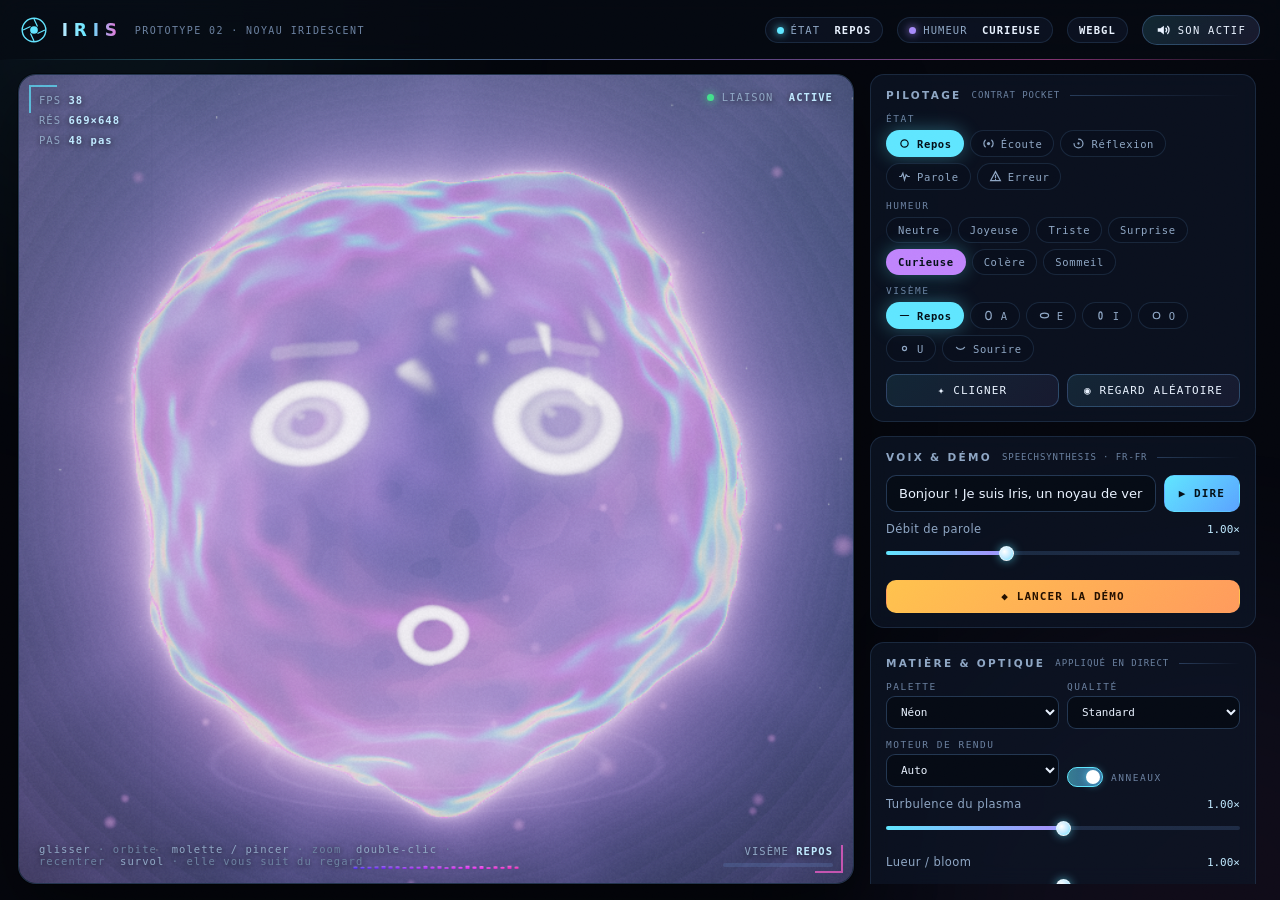
<file: avatar/Qwen_iris.html>
<!DOCTYPE html>
<html lang="fr">
<head>
<meta charset="UTF-8">
<meta name="viewport" content="width=device-width, initial-scale=1.0, viewport-fit=cover">
<meta name="theme-color" content="#04060d">
<meta name="description" content="IRIS — noyau iridescent. Avatar lumineux WebGL/Canvas, même contrat que Nova et Holo.">
<title>IRIS — noyau iridescent</title>
<link rel="icon" href="data:image/svg+xml,%3Csvg xmlns='http://www.w3.org/2000/svg' viewBox='0 0 32 32'%3E%3Ccircle cx='16' cy='16' r='13' fill='none' stroke='%235fe6ff' stroke-width='2'/%3E%3Ccircle cx='16' cy='16' r='5' fill='%23ff5fd0'/%3E%3C/svg%3E">
<style>
/* ============================================================
   IRIS — laboratoire d'optique
   Palette dérivée du sujet : cyan dominant, magenta & ambre en
   accents, violet en profondeur, bleu-nuit en matière de fond.
   ============================================================ */
:root{
  --bg0:#04060d; --bg1:#0a1120; --bg2:#0d1626;
  --surface:rgba(13,21,38,.72); --surface2:rgba(17,27,48,.85);
  --line:rgba(122,180,255,.14); --line2:rgba(122,180,255,.26);
  --txt:#e9f2ff; --mut:#8ea6c4; --dim:#6b81a0;
  --cyan:#5fe6ff; --mag:#ff5fd0; --vio:#a78bfa; --amber:#ffc24d;
  --green:#43e08c; --red:#ff5d6c; --blue:#5aa2ff; --ice:#bfe9ff;
  --mono:ui-monospace,"SF Mono","Cascadia Code",Consolas,"Roboto Mono",monospace;
  --sans:"Segoe UI Variable Display","Segoe UI",system-ui,-apple-system,"Helvetica Neue",Arial,sans-serif;
  --head-h:60px;
}
*{margin:0;padding:0;box-sizing:border-box}
html,body{height:100%}
body{
  font-family:var(--sans); background:var(--bg0); color:var(--txt);
  overflow:hidden; -webkit-font-smoothing:antialiased;
}
/* ---- fond vivant : aurores + grain ---- */
.aurora{position:fixed;border-radius:50%;filter:blur(90px);opacity:.5;pointer-events:none;z-index:0}
.aurora.a1{width:56vw;height:56vw;left:-14vw;top:-20vw;
  background:radial-gradient(circle at 40% 40%, rgba(95,230,255,.16), rgba(95,230,255,0) 65%);
  animation:drift1 26s ease-in-out infinite alternate}
.aurora.a2{width:52vw;height:52vw;right:-16vw;bottom:-22vw;
  background:radial-gradient(circle at 60% 60%, rgba(255,95,208,.12), rgba(167,139,250,.10) 45%, rgba(255,95,208,0) 70%);
  animation:drift2 32s ease-in-out infinite alternate}
@keyframes drift1{from{transform:translate(0,0) scale(1)}to{transform:translate(6vw,4vh) scale(1.12)}}
@keyframes drift2{from{transform:translate(0,0) scale(1.08)}to{transform:translate(-5vw,-5vh) scale(.96)}}
body::after{content:"";position:fixed;inset:0;z-index:60;pointer-events:none;opacity:.05;mix-blend-mode:overlay;
  background-image:url("data:image/svg+xml,%3Csvg xmlns='http://www.w3.org/2000/svg' width='140' height='140'%3E%3Cfilter id='n'%3E%3CfeTurbulence type='fractalNoise' baseFrequency='0.9' numOctaves='2'/%3E%3C/filter%3E%3Crect width='140' height='140' filter='url(%23n)'/%3E%3C/svg%3E")}
/* ---- entête fixe ---- */
header{
  position:fixed;inset:0 0 auto 0;height:var(--head-h);z-index:50;
  display:flex;align-items:center;gap:14px;padding:0 20px;
  background:rgba(6,10,19,.72);backdrop-filter:blur(14px);-webkit-backdrop-filter:blur(14px);
  animation:fadeDown .7s cubic-bezier(.2,.8,.2,1) both;
}
header::after{content:"";position:absolute;left:0;right:0;bottom:0;height:1px;
  background:linear-gradient(90deg,transparent,var(--cyan) 22%,var(--vio) 55%,var(--mag) 82%,transparent);opacity:.5}
@keyframes fadeDown{from{opacity:0;transform:translateY(-12px)}to{opacity:1;transform:none}}
.brand{display:flex;align-items:center;gap:12px;min-width:0}
.brand svg{width:28px;height:28px;flex:none;transition:transform .8s cubic-bezier(.2,.8,.2,1)}
.brand:hover svg{transform:rotate(120deg)}
.brand .word{font-weight:800;font-size:17px;letter-spacing:.34em;text-indent:.1em;
  background:linear-gradient(90deg,var(--ice),var(--cyan) 45%,var(--mag));-webkit-background-clip:text;background-clip:text;color:transparent}
.brand .sub{font-family:var(--mono);font-size:10px;color:var(--dim);letter-spacing:.14em;text-transform:uppercase;white-space:nowrap}
.spacer{flex:1}
.pill{display:inline-flex;align-items:center;gap:7px;font-family:var(--mono);font-size:10.5px;letter-spacing:.1em;
  padding:6px 11px;border:1px solid var(--line);border-radius:999px;background:var(--surface);color:var(--mut);white-space:nowrap}
.pill b{color:var(--txt);font-weight:600}
.pill .dot{width:7px;height:7px;border-radius:50%;background:var(--cyan);box-shadow:0 0 8px var(--cyan);flex:none}
.pill.live .dot{animation:pulse 1.6s ease-in-out infinite}
@keyframes pulse{0%,100%{opacity:1}50%{opacity:.35}}
#soundBtn{cursor:pointer;font-family:var(--mono);font-size:10.5px;letter-spacing:.12em;color:var(--txt);
  display:inline-flex;align-items:center;gap:8px;padding:7px 13px;border-radius:999px;
  border:1px solid var(--line2);background:linear-gradient(135deg,rgba(95,230,255,.14),rgba(167,139,250,.12));
  transition:border-color .2s, box-shadow .2s, opacity .2s}
#soundBtn:hover{border-color:var(--cyan);box-shadow:0 0 16px rgba(95,230,255,.25)}
#soundBtn[aria-pressed="false"]{opacity:.55;border-style:dashed}
#soundBtn svg{width:14px;height:14px}
/* ---- grille principale ---- */
main{position:relative;z-index:1;display:grid;grid-template-columns:minmax(0,1fr) 392px;gap:16px;
  height:100dvh;padding:calc(var(--head-h) + 14px) 18px 16px}
/* ---- scène ---- */
.stage{position:relative;min-height:0;border-radius:18px;overflow:hidden;cursor:grab;
  border:1px solid var(--line2);background:#04060d;touch-action:none;
  box-shadow:0 0 0 1px rgba(0,0,0,.4), 0 24px 70px rgba(0,0,0,.55), inset 0 0 120px rgba(4,8,18,.6);
  animation:stageIn .9s cubic-bezier(.2,.8,.2,1) .12s both}
.stage.is-dragging{cursor:grabbing}
@keyframes stageIn{from{opacity:0;transform:scale(.975)}to{opacity:1;transform:none}}
.stage canvas{position:absolute;inset:0;width:100%;height:100%;display:block}
.stage::before,.stage::after{content:"";position:absolute;width:26px;height:26px;z-index:5;pointer-events:none;opacity:.7}
.stage::before{left:10px;top:10px;border-left:2px solid var(--cyan);border-top:2px solid var(--cyan)}
.stage::after{right:10px;bottom:10px;border-right:2px solid var(--mag);border-bottom:2px solid var(--mag)}
.hud{position:absolute;z-index:6;pointer-events:none;font-family:var(--mono);font-size:10.5px;letter-spacing:.1em;color:var(--mut)}
.hud b{color:var(--ice);font-weight:600}
.hud.tl{left:20px;top:16px;line-height:1.9;text-shadow:0 1px 6px rgba(0,0,0,.8)}
.hud.tr{right:20px;top:16px;display:flex;align-items:center;gap:8px;text-shadow:0 1px 6px rgba(0,0,0,.8)}
.hud.tr .dot{width:7px;height:7px;border-radius:50%;background:var(--green);box-shadow:0 0 9px var(--green);animation:pulse 1.8s infinite}
.hud.bl{left:20px;bottom:16px;color:var(--dim);text-shadow:0 1px 6px rgba(0,0,0,.8);max-width:60%}
.hud.bl em{font-style:normal;color:var(--mut)}
.hud.br{right:20px;bottom:16px;text-align:right;text-shadow:0 1px 6px rgba(0,0,0,.8)}
.jawbar{width:110px;height:4px;margin-top:6px;margin-left:auto;border-radius:2px;background:rgba(122,180,255,.15);overflow:hidden}
.jawbar i{display:block;height:100%;width:100%;transform-origin:left;transform:scaleX(0);
  background:linear-gradient(90deg,var(--cyan),var(--mag));border-radius:2px}
.spectrum{position:absolute;left:50%;bottom:14px;transform:translateX(-50%);z-index:6;pointer-events:none;
  display:flex;align-items:flex-end;gap:3px;height:34px;opacity:.9}
.spectrum i{width:4px;height:100%;border-radius:2px;transform-origin:bottom;transform:scaleY(.05);background:var(--cyan)}
/* ---- panneau de contrôle ---- */
.panel{min-height:0;overflow-y:auto;overscroll-behavior:contain;padding-right:6px;display:flex;flex-direction:column;gap:14px;
  scrollbar-width:thin;scrollbar-color:#2b4a6f #0a1120}
.panel::-webkit-scrollbar{width:9px}
.panel::-webkit-scrollbar-track{background:#0a1120;border-radius:5px}
.panel::-webkit-scrollbar-thumb{background:linear-gradient(180deg,var(--cyan),var(--vio));border-radius:5px;border:2px solid #0a1120}
.panel::-webkit-scrollbar-thumb:hover{background:linear-gradient(180deg,var(--ice),var(--mag))}
.card{background:var(--surface);border:1px solid var(--line);border-radius:14px;padding:14px 15px;
  backdrop-filter:blur(10px);-webkit-backdrop-filter:blur(10px);animation:cardIn .7s cubic-bezier(.2,.8,.2,1) both}
.card:nth-child(1){animation-delay:.18s}.card:nth-child(2){animation-delay:.26s}
.card:nth-child(3){animation-delay:.34s}.card:nth-child(4){animation-delay:.42s}.card:nth-child(5){animation-delay:.5s}
@keyframes cardIn{from{opacity:0;transform:translateX(18px)}to{opacity:1;transform:none}}
.card h3{display:flex;align-items:center;gap:10px;font-size:10.5px;font-weight:700;letter-spacing:.22em;
  text-transform:uppercase;color:var(--mut);margin-bottom:12px}
.card h3::after{content:"";flex:1;height:1px;background:linear-gradient(90deg,var(--line2),transparent)}
.card h3 .tag{font-family:var(--mono);font-weight:400;font-size:9px;color:var(--dim);letter-spacing:.1em}
.chips{display:flex;flex-wrap:wrap;gap:6px}
.chiplabel{font-family:var(--mono);font-size:9.5px;color:var(--dim);letter-spacing:.16em;text-transform:uppercase;margin:10px 0 6px}
.chiplabel:first-of-type{margin-top:0}
.chip{display:inline-flex;align-items:center;gap:6px;padding:6px 11px;border-radius:999px;cursor:pointer;
  border:1px solid var(--line);background:rgba(9,15,28,.7);color:var(--mut);
  font-family:var(--mono);font-size:10.5px;letter-spacing:.06em;
  transition:border-color .15s, color .15s, background .15s, box-shadow .15s, transform .1s}
.chip:hover{border-color:var(--c,var(--cyan));color:var(--txt);transform:translateY(-1px)}
.chip:active{transform:translateY(0)}
.chip svg{width:13px;height:13px;flex:none}
.chip.on{background:var(--c,var(--cyan));border-color:transparent;color:#041018;font-weight:700;
  box-shadow:0 0 18px rgba(95,230,255,.35)}
.chip.on svg{stroke:#041018}
.row{display:flex;gap:8px;flex-wrap:wrap}
.btn{display:inline-flex;align-items:center;justify-content:center;gap:8px;padding:9px 14px;border-radius:10px;cursor:pointer;
  border:1px solid var(--line2);background:linear-gradient(135deg,rgba(95,230,255,.10),rgba(167,139,250,.08));
  color:var(--txt);font-family:var(--mono);font-size:11px;letter-spacing:.1em;
  transition:border-color .15s, box-shadow .15s, transform .1s, background .15s}
.btn:hover{border-color:var(--cyan);box-shadow:0 0 16px rgba(95,230,255,.22);transform:translateY(-1px)}
.btn:active{transform:translateY(0) scale(.98)}
.btn.primary{background:linear-gradient(135deg,var(--cyan),var(--blue));color:#041018;font-weight:700;border-color:transparent}
.btn.primary:hover{box-shadow:0 0 24px rgba(95,230,255,.45)}
.btn.warm{background:linear-gradient(135deg,var(--amber),#ff9a5c);color:#241000;font-weight:700;border-color:transparent}
.btn.warm:hover{box-shadow:0 0 24px rgba(255,194,77,.4)}
.btn.grow{flex:1}
.voicebox{display:flex;gap:8px;margin-bottom:10px}
.voicebox input[type=text]{flex:1;min-width:0;padding:10px 12px;border-radius:10px;border:1px solid var(--line2);
  background:rgba(6,10,20,.8);color:var(--txt);font-family:var(--sans);font-size:13px;outline:none;transition:border-color .15s, box-shadow .15s}
.voicebox input[type=text]:focus{border-color:var(--cyan);box-shadow:0 0 0 3px rgba(95,230,255,.15)}
.voicebox input::placeholder{color:var(--dim)}
/* ---- sliders ---- */
.ctl{margin-bottom:11px}
.ctl:last-child{margin-bottom:2px}
.ctl .lab{display:flex;justify-content:space-between;align-items:baseline;margin-bottom:5px;gap:10px}
.ctl .lab label{font-size:11.5px;color:var(--mut);letter-spacing:.04em}
.ctl .lab output{font-family:var(--mono);font-size:11px;color:var(--ice);flex:none}
input[type=range]{-webkit-appearance:none;appearance:none;width:100%;height:24px;background:transparent;cursor:pointer;--p:50%}
input[type=range]::-webkit-slider-runnable-track{height:4px;border-radius:2px;
  background:linear-gradient(90deg,var(--cyan) 0%,var(--vio) var(--p),rgba(122,180,255,.16) var(--p))}
input[type=range]::-webkit-slider-thumb{-webkit-appearance:none;width:15px;height:15px;border-radius:50%;margin-top:-5.5px;
  background:radial-gradient(circle at 35% 35%,#fff,var(--ice) 55%,var(--cyan));
  border:1px solid rgba(255,255,255,.6);box-shadow:0 0 10px rgba(95,230,255,.6);transition:box-shadow .15s}
input[type=range]:hover::-webkit-slider-thumb{box-shadow:0 0 16px rgba(95,230,255,.9)}
input[type=range]::-moz-range-track{height:4px;border-radius:2px;background:rgba(122,180,255,.16)}
input[type=range]::-moz-range-progress{height:4px;border-radius:2px;background:linear-gradient(90deg,var(--cyan),var(--vio))}
input[type=range]::-moz-range-thumb{width:14px;height:14px;border-radius:50%;background:var(--ice);border:1px solid #fff;box-shadow:0 0 10px rgba(95,230,255,.6)}
input[type=range]:focus-visible{outline:2px solid var(--cyan);outline-offset:4px;border-radius:4px}
/* ---- selects & toggles ---- */
.selrow{display:grid;grid-template-columns:1fr 1fr;gap:8px;margin-bottom:10px}
.sel{display:flex;flex-direction:column;gap:4px}
.sel label{font-family:var(--mono);font-size:9.5px;color:var(--dim);letter-spacing:.16em;text-transform:uppercase}
.sel select{padding:8px 10px;border-radius:9px;border:1px solid var(--line2);background:rgba(6,10,20,.9);color:var(--txt);
  font-family:var(--mono);font-size:11px;cursor:pointer;outline:none}
.sel select:focus-visible{border-color:var(--cyan);box-shadow:0 0 0 3px rgba(95,230,255,.15)}
.toggles{display:flex;flex-wrap:wrap;gap:8px 16px;margin-top:4px}
.tgl{display:inline-flex;align-items:center;gap:8px;cursor:pointer;font-size:11.5px;color:var(--mut);user-select:none}
.tgl input{position:absolute;opacity:0;width:0;height:0}
.tgl .knob{width:36px;height:20px;border-radius:999px;background:rgba(122,180,255,.16);border:1px solid var(--line2);position:relative;transition:background .2s,border-color .2s;flex:none}
.tgl .knob::after{content:"";position:absolute;left:2px;top:2px;width:14px;height:14px;border-radius:50%;background:var(--dim);transition:transform .2s cubic-bezier(.2,.8,.2,1),background .2s}
.tgl input:checked + .knob{background:linear-gradient(90deg,rgba(95,230,255,.5),rgba(90,162,255,.5));border-color:var(--cyan)}
.tgl input:checked + .knob::after{transform:translateX(16px);background:#fff;box-shadow:0 0 8px rgba(95,230,255,.8)}
.tgl input:focus-visible + .knob{outline:2px solid var(--cyan);outline-offset:3px}
/* ---- journal ---- */
.log{list-style:none;font-family:var(--mono);font-size:10.5px;line-height:1.5;color:var(--mut);min-height:96px}
.log li{padding:5px 0;border-bottom:1px dashed rgba(122,180,255,.1);display:flex;gap:9px;animation:logIn .35s ease both}
.log li:last-child{border-bottom:none}
.log time{color:var(--dim);flex:none}
.log .k{color:var(--cyan)}
@keyframes logIn{from{opacity:0;transform:translateY(-5px)}to{opacity:1;transform:none}}
/* ---- contrat / aide ---- */
.contract pre{background:rgba(4,8,17,.9);border:1px solid var(--line);border-radius:10px;padding:11px 12px;overflow-x:auto;
  font-family:var(--mono);font-size:10.5px;line-height:1.7;color:var(--ice);scrollbar-width:thin;scrollbar-color:#2b4a6f #0a1120}
.contract pre::-webkit-scrollbar{height:7px}
.contract pre::-webkit-scrollbar-track{background:#0a1120;border-radius:4px}
.contract pre::-webkit-scrollbar-thumb{background:var(--vio);border-radius:4px}
.contract .cmt{color:var(--dim)}
.contract p{font-size:11.5px;color:var(--mut);line-height:1.65;margin-top:9px}
.contract code{font-family:var(--mono);font-size:11px;color:var(--ice)}
.keys{display:flex;flex-wrap:wrap;gap:5px;margin-top:9px}
.keys span{font-family:var(--mono);font-size:9.5px;color:var(--dim);border:1px solid var(--line);border-radius:6px;padding:3px 7px}
.keys b{color:var(--ice);font-weight:600}
.credit{font-family:var(--mono);font-size:9.5px;color:var(--dim);letter-spacing:.14em;text-align:center;padding:2px 0 8px;text-transform:uppercase}
.errbanner{display:none;position:fixed;left:50%;top:76px;transform:translateX(-50%);z-index:99;padding:12px 18px;border-radius:12px;
  background:rgba(60,10,16,.95);border:1px solid var(--red);color:#ffd7db;font-size:13px;max-width:90vw}
:focus-visible{outline:2px solid var(--cyan);outline-offset:2px}
/* ---- responsive ---- */
@media (max-width:1120px){ main{grid-template-columns:minmax(0,1fr) 350px} .brand .sub{display:none} }
@media (max-width:920px){
  body{overflow:auto}
  main{display:flex;flex-direction:column;height:auto;padding:calc(var(--head-h) + 12px) 12px 20px}
  .stage{height:56vh;min-height:340px;flex:none}
  .panel{overflow:visible;padding-right:0}
  .hud.tl{display:none}
  .pill.opt{display:none}
}
@media (max-width:560px){
  header{padding:0 12px;gap:8px}
  .brand .word{font-size:14px;letter-spacing:.24em}
  .pill{padding:5px 8px;font-size:9.5px}
  .hud.bl{display:none}
  .spectrum{height:24px}
  .selrow{grid-template-columns:1fr}
}
@media (prefers-reduced-motion:reduce){
  *,*::before,*::after{animation-duration:.001s !important;animation-iteration-count:1 !important;transition-duration:.001s !important}
}
/* Mode intégré dans Pocket LAN (?embed=1) : uniquement l'avatar, sans HUD. */
body.is-embed{overflow:hidden;background:transparent}
body.is-embed .aurora,
body.is-embed header,
body.is-embed .panel,
body.is-embed .hud,
body.is-embed .spectrum,
body.is-embed .credit,
body.is-embed .errbanner{display:none !important}
body.is-embed main{display:block;height:100vh;padding:0}
body.is-embed .stage{height:100vh;min-height:0;border-radius:0;background:transparent}
</style>
</head>
<body>
<div class="aurora a1"></div><div class="aurora a2"></div>
<div class="errbanner" id="errbanner">Impossible de charger <b>iris-runtime.js</b> — placez-le dans le même dossier que ce fichier.</div>

<header>
  <div class="brand">
    <svg viewBox="0 0 32 32" fill="none" aria-hidden="true">
      <defs><linearGradient id="lg" x1="0" y1="0" x2="32" y2="32">
        <stop offset="0" stop-color="#5fe6ff"/><stop offset="1" stop-color="#ff5fd0"/></linearGradient></defs>
      <circle cx="16" cy="16" r="13.5" stroke="url(#lg)" stroke-width="1.6"/>
      <path d="M16 3.5 L20 12 M28.5 16 L20 20 M16 28.5 L12 20 M3.5 16 L12 12" stroke="url(#lg)" stroke-width="1.4"/>
      <circle cx="16" cy="16" r="4.4" fill="url(#lg)"/>
    </svg>
    <span class="word">IRIS</span>
    <span class="sub">prototype 02 · noyau iridescent</span>
  </div>
  <div class="spacer"></div>
  <span class="pill live" id="pillState"><span class="dot"></span>ÉTAT&nbsp;<b>REPOS</b></span>
  <span class="pill opt" id="pillEmotion"><span class="dot" style="background:var(--vio);box-shadow:0 0 8px var(--vio)"></span>HUMEUR&nbsp;<b>NEUTRE</b></span>
  <span class="pill opt" id="pillEngine"><b>—</b></span>
  <button id="soundBtn" aria-pressed="true" title="Coupe la voix, l'ambiance et les effets sonores">
    <svg viewBox="0 0 16 16" fill="none" stroke="currentColor" stroke-width="1.5" id="soundIcon" aria-hidden="true">
      <path d="M2 6v4h3l4 3V3L5 6H2z" fill="currentColor" stroke="none"/>
      <path class="waves" d="M11 5.5c1.4 1.4 1.4 3.6 0 5M13 3.5c2.5 2.5 2.5 6.5 0 9"/>
    </svg>
    <span id="soundLabel">SON ACTIF</span>
  </button>
</header>

<main>
  <!-- ================= SCÈNE ================= -->
  <section class="stage" id="stage" role="img"
    aria-label="IRIS, avatar lumineux : un noyau de verre iridescent avec deux yeux et une bouche de lumière, entouré d'anneaux gyroscopiques. Glissez pour orbiter, molette pour zoomer.">
    <div class="hud tl">FPS <b id="tFps">--</b><br>RÉS <b id="tRes">--</b><br>PAS <b id="tSteps">--</b></div>
    <div class="hud tr"><span class="dot"></span>LIAISON&nbsp;<b>ACTIVE</b></div>
    <div class="hud bl"><em>glisser</em> · orbite&nbsp;&nbsp;<em>molette / pincer</em> · zoom&nbsp;&nbsp;<em>double-clic</em> · recentrer&nbsp;&nbsp;<em>survol</em> · elle vous suit du regard</div>
    <div class="hud br">VISÈME <b id="tVis">REPOS</b><div class="jawbar"><i id="jawFill"></i></div></div>
    <div class="spectrum" id="spectrum" aria-hidden="true"></div>
  </section>

  <!-- ================= PANNEAU ================= -->
  <aside class="panel" id="panel">

    <div class="card">
      <h3>Pilotage <span class="tag">contrat pocket</span></h3>
      <div class="chiplabel">État</div>
      <div class="chips" id="stateChips"></div>
      <div class="chiplabel">Humeur</div>
      <div class="chips" id="emotionChips"></div>
      <div class="chiplabel">Visème</div>
      <div class="chips" id="visemeChips"></div>
      <div class="row" style="margin-top:12px">
        <button class="btn grow" id="blinkBtn" type="button">✦ CLIGNER</button>
        <button class="btn grow" id="gazeBtn" type="button">◉ REGARD ALÉATOIRE</button>
      </div>
    </div>

    <div class="card">
      <h3>Voix &amp; démo <span class="tag">speechSynthesis · fr-FR</span></h3>
      <div class="voicebox">
        <input type="text" id="sayInput" value="Bonjour ! Je suis Iris, un noyau de verre vivant." placeholder="Écrivez une phrase à dire…" aria-label="Phrase à prononcer">
        <button class="btn primary" id="sayBtn" type="button" title="Dire la phrase (Entrée)">▶ DIRE</button>
      </div>
      <div class="ctl">
        <div class="lab"><label for="rateRange">Débit de parole</label><output id="rateOut">1.00×</output></div>
        <input type="range" id="rateRange" min="0.6" max="1.8" step="0.05" value="1">
      </div>
      <div class="row">
        <button class="btn warm grow" id="demoBtn" type="button">◆ LANCER LA DÉMO</button>
      </div>
    </div>

    <div class="card">
      <h3>Matière &amp; optique <span class="tag">appliqué en direct</span></h3>
      <div class="selrow">
        <div class="sel"><label for="paletteSel">Palette</label>
          <select id="paletteSel">
            <option value="neon">Néon</option><option value="solaire">Solaire</option>
            <option value="botanique">Botanique</option><option value="ultraviolet">Ultraviolet</option>
            <option value="glacier">Glacier</option>
          </select></div>
        <div class="sel"><label for="qualitySel">Qualité</label>
          <select id="qualitySel">
            <option value="eco">Éco</option><option value="std" selected>Standard</option><option value="ultra">Ultra</option>
          </select></div>
      </div>
      <div class="selrow">
        <div class="sel"><label for="engineSel">Moteur de rendu</label>
          <select id="engineSel">
            <option value="auto">Auto</option><option value="gl">WebGL · raymarch</option><option value="2d">Canvas 2D · secours</option>
          </select></div>
        <div class="sel" style="justify-content:flex-end">
          <label for="tglRings">&nbsp;</label>
          <div class="toggles" style="margin:0">
            <label class="tgl"><input type="checkbox" id="tglRings" checked><span class="knob"></span>Anneaux</label>
          </div>
        </div>
      </div>
      <div id="sliders"></div>
      <div class="toggles">
        <label class="tgl"><input type="checkbox" id="tglFace" checked><span class="knob"></span>Visage lumineux</label>
        <label class="tgl"><input type="checkbox" id="tglGuides" checked><span class="knob"></span>Socle &amp; repères</label>
      </div>
    </div>

    <div class="card">
      <h3>Actions</h3>
      <div class="row">
        <button class="btn grow" id="resetBtn" type="button">↺ RÉINITIALISER</button>
        <button class="btn grow" id="randBtn" type="button">⚄ ALÉATOIRE</button>
        <button class="btn grow" id="exportBtn" type="button">⤓ EXPORTER PNG</button>
      </div>
      <div class="chiplabel" style="margin-top:14px">Journal</div>
      <ul class="log" id="log" aria-live="polite"></ul>
    </div>

    <div class="card contract">
      <h3>Intégration <span class="tag">drop-in</span></h3>
      <pre><code><span class="cmt">// même contrat que Nova &amp; Holo</span>
const iris = new IrisAvatarRuntime(hostEl);
iris.setState('thinking');
iris.setEmotion('curious', 2400);
iris.look(0.3, 0.2); iris.blink();
await iris.speak("Bonjour !", { rate: 1 });
<span class="cmt">// hostEl reçoit data-state / data-emotion /
// data-viseme, --jaw, --gaze-x/y, .is-blinking</span></code></pre>
      <p>Tout est dans ce fichier sauf <b>iris-runtime.js</b> : raymarching SDF écrit à la main (verre, plasma, iridescence, anneaux), aucune librairie, ouverture en double-clic (<code>file://</code>). Si WebGL est indisponible, le moteur Canvas&nbsp;2D prend le relais avec la même API. La voix vient du navigateur, aucun micro requis.</p>
      <div class="keys">
        <span><b>1–5</b> états</span><span><b>B</b> cligner</span><span><b>D</b> démo</span>
        <span><b>G</b> regard</span><span><b>R</b> recentrer</span><span><b>M</b> son</span><span><b>E</b> export</span>
      </div>
    </div>

    <div class="credit">iris · prototype 02 — nova ✦ holo ✦ iris</div>
  </aside>
</main>

<noscript><div style="position:fixed;inset:0;display:grid;place-items:center;background:#04060d;color:#e9f2ff;z-index:999">IRIS a besoin de JavaScript pour vivre.</div></noscript>

<script src="iris-runtime.js?v=2"></script>
<script>
(function () {
'use strict';
if (!window.IrisAvatarRuntime) { document.getElementById('errbanner').style.display = 'block'; return; }

/* ---------- 1. toutes les références DOM, avant toute initialisation ---------- */
function $(id) { return document.getElementById(id); }
var stage = $('stage'), logEl = $('log'), jawFill = $('jawFill');
var stateChips = $('stateChips'), emotionChips = $('emotionChips'), visemeChips = $('visemeChips');
var pillState = $('pillState'), pillEmotion = $('pillEmotion'), pillEngine = $('pillEngine');
var slidersHost = $('sliders'), spectrum = $('spectrum');
var paletteSel = $('paletteSel'), qualitySel = $('qualitySel'), engineSel = $('engineSel');
var tglRings = $('tglRings'), tglFace = $('tglFace'), tglGuides = $('tglGuides');
var rateRange = $('rateRange'), rateOut = $('rateOut'), sayInput = $('sayInput'), demoBtn = $('demoBtn');
var soundBtn = $('soundBtn'), soundLabel = $('soundLabel'), soundWaves = $('soundIcon').querySelector('.waves');
var tFps = $('tFps'), tRes = $('tRes'), tSteps = $('tSteps'), tVis = $('tVis');
var t0 = performance.now();

/* ---------- 2. libellés & icônes ---------- */
var FR = {
  states: { idle:'Repos', listening:'Écoute', thinking:'Réflexion', speaking:'Parole', error:'Erreur' },
  emotions: { neutral:'Neutre', happy:'Joyeuse', sad:'Triste', surprised:'Surprise', curious:'Curieuse', angry:'Colère', sleepy:'Sommeil' },
  visemes: { rest:'Repos', a:'A', e:'E', i:'I', o:'O', u:'U', smile:'Sourire' }
};
var STATE_C = { idle:'#5fe6ff', listening:'#43e08c', thinking:'#a78bfa', speaking:'#ffc24d', error:'#ff5d6c' };
var EMO_C = { neutral:'#9fb6d4', happy:'#57e6a8', sad:'#7ea2ff', surprised:'#7dd3fc', curious:'#c084fc', angry:'#ff6b5e', sleepy:'#8b93c9' };
function ic(path){ return '<svg viewBox="0 0 16 16" fill="none" stroke="currentColor" stroke-width="1.5" stroke-linecap="round" aria-hidden="true">'+path+'</svg>'; }
var STATE_IC = {
  idle: ic('<circle cx="8" cy="8" r="4.5"/>'),
  listening: ic('<circle cx="8" cy="8" r="2" fill="currentColor" stroke="none"/><path d="M4 4a5.6 5.6 0 0 0 0 8M12 4a5.6 5.6 0 0 1 0 8"/>'),
  thinking: ic('<path d="M8 2.5a5.5 5.5 0 1 1-5.5 5.5"/><circle cx="8" cy="8" r="1.4" fill="currentColor" stroke="none"/>'),
  speaking: ic('<path d="M2 8h2l2-4 2 8 2-6 2 2h2"/>'),
  error: ic('<path d="M8 2 14 13H2z"/><path d="M8 6.5v3M8 11.6v.1"/>')
};
var VIS_IC = {
  rest: ic('<path d="M3 8h10"/>'), a: ic('<ellipse cx="8" cy="8" rx="3.4" ry="5"/>'),
  e: ic('<ellipse cx="8" cy="8" rx="5" ry="2.8"/>'), i: ic('<ellipse cx="8" cy="8" rx="2" ry="4.4"/>'),
  o: ic('<circle cx="8" cy="8" r="4"/>'), u: ic('<circle cx="8" cy="8" r="2.5"/>'),
  smile: ic('<path d="M3 6.5c1.6 3.4 8.4 3.4 10 0"/>')
};

/* ---------- 3. journal (défensif : jamais bloquant) ---------- */
function log(kind, msg) {
  if (!logEl) logEl = $('log');
  if (!logEl) return;
  var li = document.createElement('li');
  var s = Math.floor((performance.now() - t0) / 1000);
  var time = document.createElement('time');
  time.textContent = String(Math.floor(s / 60)).padStart(2, '0') + ':' + String(s % 60).padStart(2, '0');
  var span = document.createElement('span');
  var k = document.createElement('span'); k.className = 'k'; k.textContent = kind;
  span.appendChild(k); span.appendChild(document.createTextNode(' · ' + msg));
  li.appendChild(time); li.appendChild(span);
  logEl.insertBefore(li, logEl.firstChild);
  while (logEl.children.length > 5) logEl.removeChild(logEl.lastChild);
}

/* ---------- 4. chips ---------- */
function buildChips(el, list, labels, colors, icons, onPick) {
  list.forEach(function (v) {
    var b = document.createElement('button');
    b.className = 'chip'; b.type = 'button'; b.dataset.value = v;
    b.style.setProperty('--c', colors ? colors[v] : '#5fe6ff');
    b.setAttribute('aria-pressed', 'false');
    b.innerHTML = (icons ? icons[v] : '') + '<span>' + labels[v] + '</span>';
    b.addEventListener('click', function () { rt.cancelDemo(); onPick(v); });
    el.appendChild(b);
  });
}
function syncChips(el, value) {
  Array.prototype.forEach.call(el.children, function (b) {
    var on = b.dataset.value === value;
    b.classList.toggle('on', on); b.setAttribute('aria-pressed', on ? 'true' : 'false');
  });
}
buildChips(stateChips, IrisAvatarRuntime.STATES, FR.states, STATE_C, STATE_IC, function (v) { rt.setState(v); });
buildChips(emotionChips, IrisAvatarRuntime.EMOTIONS, FR.emotions, EMO_C, null, function (v) { rt.setEmotion(v); });
buildChips(visemeChips, IrisAvatarRuntime.VISEMES, FR.visemes, null, VIS_IC, function (v) { rt.setViseme(v, v === 'rest' ? 0 : 0.85); });
syncChips(stateChips, 'idle'); syncChips(emotionChips, 'neutral'); syncChips(visemeChips, 'rest');

/* ---------- 5. sliders ---------- */
var SLIDERS = [
  { key:'turb',  label:'Turbulence du plasma', min:0,   max:2,   step:0.01, fmt:function(v){return v.toFixed(2)+'×';} },
  { key:'glow',  label:'Lueur / bloom',        min:0,   max:2,   step:0.01, fmt:function(v){return v.toFixed(2)+'×';} },
  { key:'irid',  label:'Iridescence du verre', min:0,   max:1.5, step:0.01, fmt:function(v){return v.toFixed(2);} },
  { key:'ring',  label:'Vitesse des anneaux',  min:0,   max:3,   step:0.01, fmt:function(v){return v.toFixed(2)+'×';} },
  { key:'dust',  label:'Poussière en suspension', min:0, max:1,  step:0.01, fmt:function(v){return Math.round(v*100)+'%';} },
  { key:'orbit', label:'Dérive de caméra',     min:0,   max:2,   step:0.01, fmt:function(v){return v.toFixed(2)+'×';} },
  { key:'dist',  label:'Distance caméra',      min:2.5, max:7.5, step:0.05, fmt:function(v){return v.toFixed(1);} },
  { key:'mix',   label:'Influence chromatique des humeurs', min:0, max:1, step:0.01, fmt:function(v){return Math.round(v*100)+'%';} }
];
var sliderEls = {};
SLIDERS.forEach(function (cfg) {
  var wrap = document.createElement('div'); wrap.className = 'ctl';
  var id = 'sl_' + cfg.key;
  wrap.innerHTML = '<div class="lab"><label for="'+id+'">'+cfg.label+'</label><output id="'+id+'_out"></output></div>' +
    '<input type="range" id="'+id+'" min="'+cfg.min+'" max="'+cfg.max+'" step="'+cfg.step+'">';
  slidersHost.appendChild(wrap);
  var input = wrap.querySelector('input'), out = wrap.querySelector('output');
  sliderEls[cfg.key] = { input: input, out: out, cfg: cfg, touched: 0 };
  input.addEventListener('input', function () {
    sliderEls[cfg.key].touched = performance.now();
    rt.setParam(cfg.key, parseFloat(input.value)); paintSlider(cfg.key);
  });
});
function paintSlider(key) {
  var s = sliderEls[key]; if (!s) return;
  var v = parseFloat(s.input.value);
  var p = (v - s.cfg.min) / (s.cfg.max - s.cfg.min) * 100;
  s.input.style.setProperty('--p', p.toFixed(1) + '%');
  s.out.textContent = s.cfg.fmt(v);
}
function paintRate() {
  var v = parseFloat(rateRange.value);
  rateOut.textContent = v.toFixed(2) + '×';
  rateRange.style.setProperty('--p', ((v - 0.6) / 1.2 * 100).toFixed(1) + '%');
}
function syncControls() {
  var u = rt.getParams();
  SLIDERS.forEach(function (cfg) { sliderEls[cfg.key].input.value = u[cfg.key]; paintSlider(cfg.key); });
  paletteSel.value = u.palette; qualitySel.value = u.quality; engineSel.value = u.engine;
  tglRings.checked = u.rings; tglFace.checked = u.face; tglGuides.checked = u.guides;
  rateRange.value = u.rate; paintRate();
}

/* ---------- 6. spectre ---------- */
var bars = [];
for (var bi = 0; bi < 24; bi++) { var bar = document.createElement('i'); spectrum.appendChild(bar); bars.push(bar); }
var lastBarHue = -1;

/* ---------- 7. callbacks du runtime ---------- */
function paintSound(on) {
  soundBtn.setAttribute('aria-pressed', on ? 'true' : 'false');
  soundLabel.textContent = on ? 'SON ACTIF' : 'SON COUPÉ';
  soundWaves.style.display = on ? '' : 'none';
}
function onEvent(kind, value, extra) {
  if (kind === 'state') {
    syncChips(stateChips, value);
    pillState.querySelector('b').textContent = FR.states[value].toUpperCase();
    var d = pillState.querySelector('.dot');
    d.style.background = STATE_C[value]; d.style.boxShadow = '0 0 8px ' + STATE_C[value];
    log('état', FR.states[value].toLowerCase());
  } else if (kind === 'emotion') {
    syncChips(emotionChips, value);
    pillEmotion.querySelector('b').textContent = FR.emotions[value].toUpperCase();
    if (value !== 'neutral') log('humeur', FR.emotions[value].toLowerCase());
  } else if (kind === 'viseme') {
    syncChips(visemeChips, value);
    tVis.textContent = FR.visemes[value].toUpperCase();
  } else if (kind === 'speak-start') {
    var txt = String(extra || '');
    log('parole', '« ' + (txt.length > 42 ? txt.slice(0, 42) + '…' : txt) + ' »');
  } else if (kind === 'engine') {
    pillEngine.querySelector('b').textContent = value.toUpperCase();
    log('moteur', value === 'webgl' ? 'raymarching WebGL' : 'canvas 2D (secours)');
  } else if (kind === 'params') {
    syncControls();
  } else if (kind === 'demo') {
    demoBtn.innerHTML = value ? '■ STOPPER LA DÉMO' : '◆ LANCER LA DÉMO';
    log('démo', value ? 'séquence lancée' : 'séquence terminée');
  } else if (kind === 'sound') {
    paintSound(value); log('son', value ? 'activé' : 'coupé');
  } else if (kind === 'log') {
    log(value, extra || '');
  }
}
var lastTele = 0;
function onFrame(sim, tele) {
  var amp = sim.amp, t = sim.t, i;
  jawFill.style.transform = 'scaleX(' + amp.toFixed(3) + ')';
  var hueA = sim.params.hueA, hueB = sim.params.hueB;
  var hueKey = Math.round(hueA / 4) * 4 + Math.round(hueB / 4) * 400;
  if (hueKey !== lastBarHue) {
    lastBarHue = hueKey;
    for (i = 0; i < bars.length; i++) {
      var h = hueA + (hueB - hueA) * (i / (bars.length - 1));
      bars[i].style.background = 'linear-gradient(180deg, hsl(' + h.toFixed(0) + ',95%,72%), hsl(' + h.toFixed(0) + ',90%,52%))';
    }
  }
  for (i = 0; i < bars.length; i++) {
    var n = 0.5 + 0.5 * Math.sin(t * (5.1 + i * 0.53) + i * 1.7) * Math.sin(t * 2.3 + i);
    var v = 0.05 + 0.05 * n + amp * (0.25 + 0.75 * n) * (0.6 + 0.4 * Math.sin(i / bars.length * Math.PI));
    bars[i].style.transform = 'scaleY(' + Math.min(1, v).toFixed(3) + ')';
  }
  var now = performance.now();
  if (now - lastTele > 250) {
    lastTele = now;
    tFps.textContent = tele.fps.toFixed(0);
    tRes.textContent = tele.w + '×' + tele.h;
    tSteps.textContent = tele.engine === 'webgl' ? tele.steps + ' pas' : 'vectoriel';
    var ds = sliderEls.dist;
    if (now - ds.touched > 800 && document.activeElement !== ds.input) { ds.input.value = sim.cam.dist.toFixed(2); paintSlider('dist'); }
  }
}

/* ---------- 8. runtime (tout est prêt à recevoir ses événements) ---------- */
var embed = /[?&]embed=1(?:&|$)/.test(window.location.search);
var rt = new IrisAvatarRuntime(stage, { onEvent: onEvent, onFrame: onFrame });
window.iris = rt;
if (embed) {
  document.body.classList.add('is-embed');
  // Cadrage plus large que la demo plein ecran et sans reperes de visee.
  rt.setParam('dist', 5.6);
  rt.setParam('guides', false);
}
syncControls();
paintSound(true);

if (!embed) {
  /* ---------- 9. câblage des contrôles (démo en ouverture directe) ---------- */
  paletteSel.addEventListener('change', function (e) { rt.setParam('palette', e.target.value); });
  qualitySel.addEventListener('change', function (e) { rt.setParam('quality', e.target.value); });
  engineSel.addEventListener('change', function (e) { rt.setParam('engine', e.target.value); });
  tglRings.addEventListener('change', function (e) { rt.setParam('rings', e.target.checked); });
  tglFace.addEventListener('change', function (e) { rt.setParam('face', e.target.checked); });
  tglGuides.addEventListener('change', function (e) { rt.setParam('guides', e.target.checked); });
  rateRange.addEventListener('input', function () { rt.setParam('rate', parseFloat(rateRange.value)); paintRate(); });
  function say() { rt.cancelDemo(); rt.speak(sayInput.value, { rate: parseFloat(rateRange.value) }); }
  $('sayBtn').addEventListener('click', say);
  sayInput.addEventListener('keydown', function (e) { if (e.key === 'Enter') say(); });
  demoBtn.addEventListener('click', function () { rt.toggleDemo(); });
  $('blinkBtn').addEventListener('click', function () { rt.blink(); });
  $('gazeBtn').addEventListener('click', function () { rt.look(Math.random() * 1.8 - 0.9, Math.random() * 1.2 - 0.6); });
  $('resetBtn').addEventListener('click', function () { rt.reset(); });
  $('randBtn').addEventListener('click', function () { rt.randomize(); });
  $('exportBtn').addEventListener('click', function () { rt.exportPNG(); });
  soundBtn.addEventListener('click', function () { rt.setSound(!rt.isSoundOn()); });

  window.addEventListener('keydown', function (e) {
    var tag = (e.target.tagName || '').toLowerCase();
    if (tag === 'input' || tag === 'select' || tag === 'textarea') return;
    var k = e.key.toLowerCase();
    var states = IrisAvatarRuntime.STATES;
    if (k >= '1' && k <= '5') { rt.cancelDemo(); rt.setState(states[+k - 1]); e.preventDefault(); }
    else if (k === 'b') rt.blink();
    else if (k === 'd') rt.toggleDemo();
    else if (k === 'g') rt.look(Math.random() * 1.8 - 0.9, Math.random() * 1.2 - 0.6);
    else if (k === 'r') rt.resetView();
    else if (k === 'm') rt.setSound(!rt.isSoundOn());
    else if (k === 'e') rt.exportPNG();
  });

  /* ---------- 10. séquence d'accueil (silencieuse) ---------- */
  log('système', 'noyau initialisé — ' + rt.engineName());
  setTimeout(function () { rt.setEmotion('curious', 2400); rt.look(0, 0.15); }, 1600);
  setTimeout(function () { rt.blink(); }, 2200);
  setTimeout(function () { rt.look(0, 0); }, 3800);
}

/* ---------- 11. mode intégré : Pocket LAN pilote le runtime ---------- */
window.addEventListener('message', function (event) {
  var expected = embed ? window.parent : window;
  if (event.source !== expected || event.origin !== window.location.origin) return;
  var data = event.data;
  if (!data || data.type !== 'pocket-avatar') return;
  switch (data.action) {
    case 'state': rt.setState(data.value); break;
    case 'emotion': rt.setEmotion(data.value, data.duration == null ? 0 : data.duration); break;
    case 'viseme': rt.setViseme(data.value, data.amplitude); break;
    case 'look': rt.look(data.x, data.y); break;
    case 'blink': rt.blink(data.delay || 0); break;
    case 'pause': rt.setPaused(!!data.value); break;
    case 'reset':
      rt.setState('idle');
      rt.setEmotion('neutral', 0);
      rt.setViseme('rest', 0);
      break;
  }
});

if (embed) {
  window.parent.postMessage({ type: 'pocket-avatar', action: 'ready' }, window.location.origin);
}
})();
</script>
</body>
</html>
</file>
